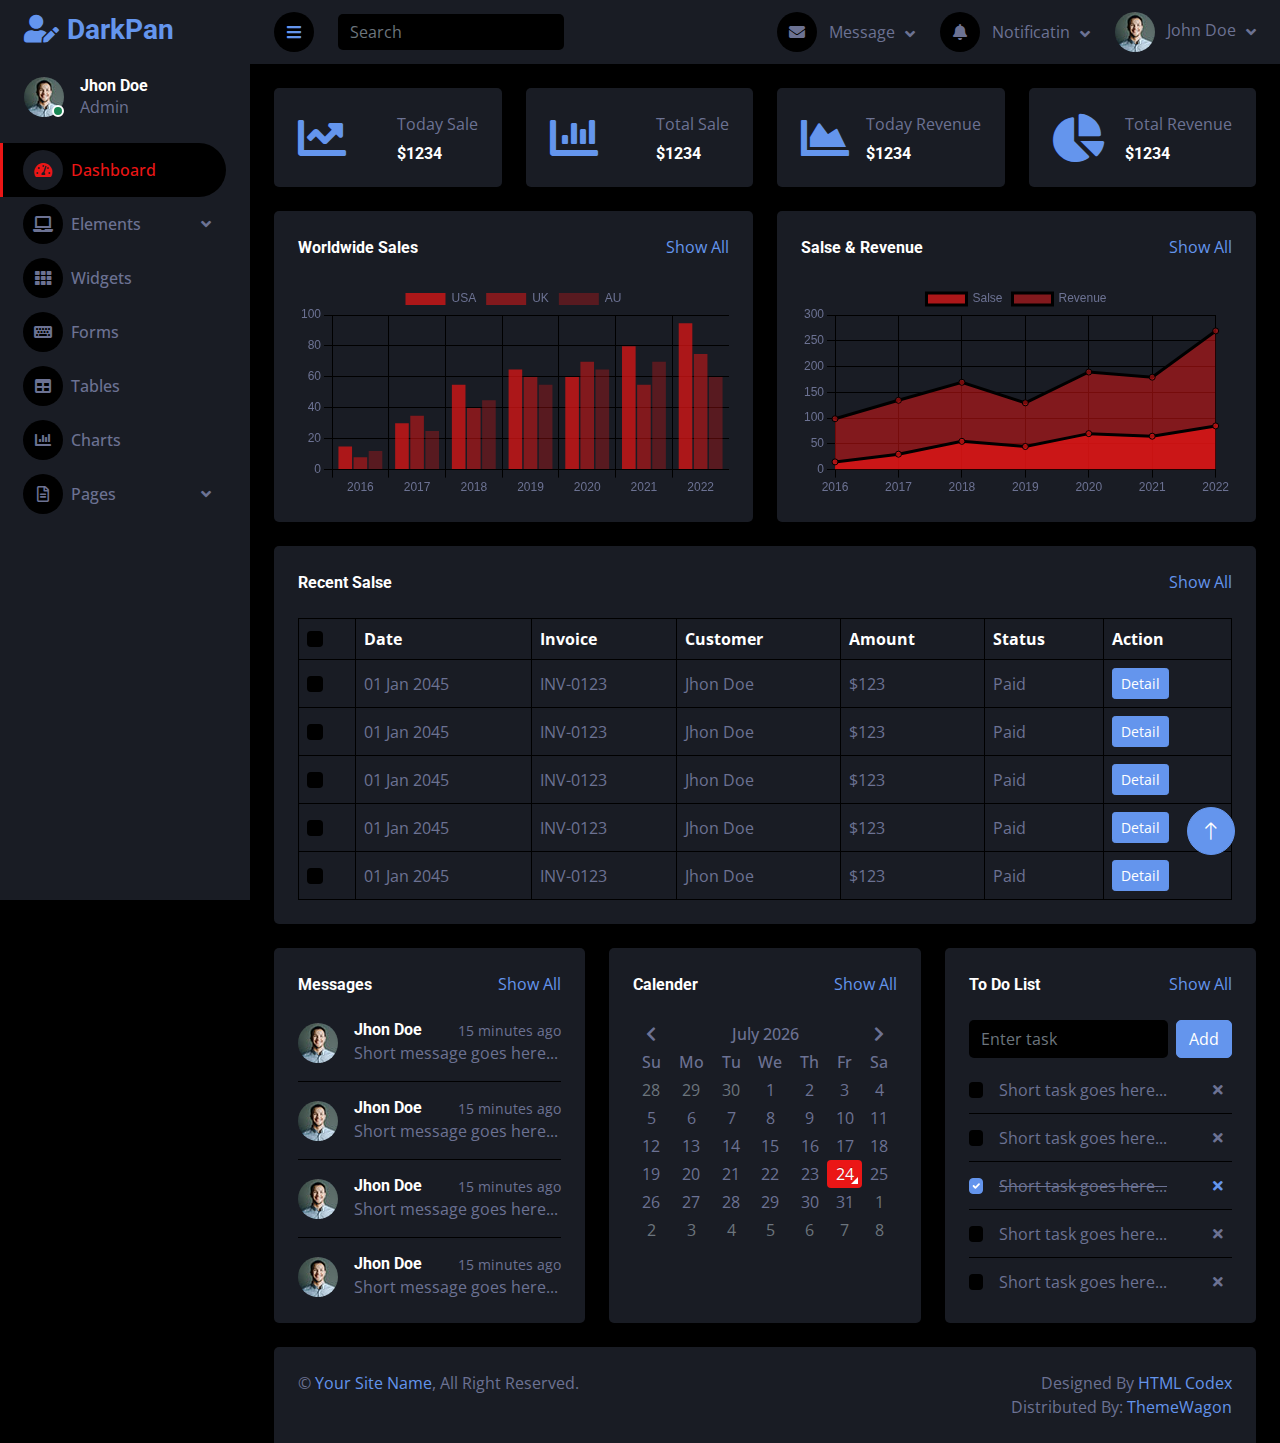
<file: frontend/admin/index.html>
<!DOCTYPE html>
<html lang="en">

<head>
    <meta charset="utf-8">
    <title>DarkPan - Bootstrap 5 Admin Template</title>
    <meta content="width=device-width, initial-scale=1.0" name="viewport">
    <meta content="" name="keywords">
    <meta content="" name="description">

    <!-- Favicon -->
    <link href="img/favicon.ico" rel="icon">

    <!-- Google Web Fonts -->
    <link rel="preconnect" href="https://fonts.googleapis.com">
    <link rel="preconnect" href="https://fonts.gstatic.com" crossorigin>
    <link href="https://fonts.googleapis.com/css2?family=Open+Sans:wght@400;600&family=Roboto:wght@500;700&display=swap" rel="stylesheet"> 
    
    <!-- Icon Font Stylesheet -->
    <link href="https://cdnjs.cloudflare.com/ajax/libs/font-awesome/5.10.0/css/all.min.css" rel="stylesheet">
    <link href="https://cdn.jsdelivr.net/npm/bootstrap-icons@1.4.1/font/bootstrap-icons.css" rel="stylesheet">

    <!-- Libraries Stylesheet -->
    <link href="lib/owlcarousel/assets/owl.carousel.min.css" rel="stylesheet">
    <link href="lib/tempusdominus/css/tempusdominus-bootstrap-4.min.css" rel="stylesheet" />

    <!-- Customized Bootstrap Stylesheet -->
    <link href="css/bootstrap.min.css" rel="stylesheet">

    <!-- Template Stylesheet -->
    <link href="css/style.css" rel="stylesheet">
</head>

<body>
    <div class="container-fluid position-relative d-flex p-0">
        <!-- Spinner Start -->
        <div id="spinner" class="show bg-dark position-fixed translate-middle w-100 vh-100 top-50 start-50 d-flex align-items-center justify-content-center">
            <div class="spinner-border text-primary" style="width: 3rem; height: 3rem;" role="status">
                <span class="sr-only">Loading...</span>
            </div>
        </div>
        <!-- Spinner End -->


        <!-- Sidebar Start -->
        <div class="sidebar pe-4 pb-3">
            <nav class="navbar bg-secondary navbar-dark">
                <a href="index.html" class="navbar-brand mx-4 mb-3">
                    <h3 class="text-primary"><i class="fa fa-user-edit me-2"></i>DarkPan</h3>
                </a>
                <div class="d-flex align-items-center ms-4 mb-4">
                    <div class="position-relative">
                        <img class="rounded-circle" src="img/user.jpg" alt="" style="width: 40px; height: 40px;">
                        <div class="bg-success rounded-circle border border-2 border-white position-absolute end-0 bottom-0 p-1"></div>
                    </div>
                    <div class="ms-3">
                        <h6 class="mb-0">Jhon Doe</h6>
                        <span>Admin</span>
                    </div>
                </div>
                <div class="navbar-nav w-100">
                    <a href="index.html" class="nav-item nav-link active"><i class="fa fa-tachometer-alt me-2"></i>Dashboard</a>
                    <div class="nav-item dropdown">
                        <a href="#" class="nav-link dropdown-toggle" data-bs-toggle="dropdown"><i class="fa fa-laptop me-2"></i>Elements</a>
                        <div class="dropdown-menu bg-transparent border-0">
                            <a href="button.html" class="dropdown-item">Buttons</a>
                            <a href="typography.html" class="dropdown-item">Typography</a>
                            <a href="element.html" class="dropdown-item">Other Elements</a>
                        </div>
                    </div>
                    <a href="widget.html" class="nav-item nav-link"><i class="fa fa-th me-2"></i>Widgets</a>
                    <a href="form.html" class="nav-item nav-link"><i class="fa fa-keyboard me-2"></i>Forms</a>
                    <a href="table.html" class="nav-item nav-link"><i class="fa fa-table me-2"></i>Tables</a>
                    <a href="chart.html" class="nav-item nav-link"><i class="fa fa-chart-bar me-2"></i>Charts</a>
                    <div class="nav-item dropdown">
                        <a href="#" class="nav-link dropdown-toggle" data-bs-toggle="dropdown"><i class="far fa-file-alt me-2"></i>Pages</a>
                        <div class="dropdown-menu bg-transparent border-0">
                            <a href="signin.html" class="dropdown-item">Sign In</a>
                            <a href="signup.html" class="dropdown-item">Sign Up</a>
                            <a href="404.html" class="dropdown-item">404 Error</a>
                            <a href="blank.html" class="dropdown-item">Blank Page</a>
                        </div>
                    </div>
                </div>
            </nav>
        </div>
        <!-- Sidebar End -->


        <!-- Content Start -->
        <div class="content">
            <!-- Navbar Start -->
            <nav class="navbar navbar-expand bg-secondary navbar-dark sticky-top px-4 py-0">
                <a href="index.html" class="navbar-brand d-flex d-lg-none me-4">
                    <h2 class="text-primary mb-0"><i class="fa fa-user-edit"></i></h2>
                </a>
                <a href="#" class="sidebar-toggler flex-shrink-0">
                    <i class="fa fa-bars"></i>
                </a>
                <form class="d-none d-md-flex ms-4">
                    <input class="form-control bg-dark border-0" type="search" placeholder="Search">
                </form>
                <div class="navbar-nav align-items-center ms-auto">
                    <div class="nav-item dropdown">
                        <a href="#" class="nav-link dropdown-toggle" data-bs-toggle="dropdown">
                            <i class="fa fa-envelope me-lg-2"></i>
                            <span class="d-none d-lg-inline-flex">Message</span>
                        </a>
                        <div class="dropdown-menu dropdown-menu-end bg-secondary border-0 rounded-0 rounded-bottom m-0">
                            <a href="#" class="dropdown-item">
                                <div class="d-flex align-items-center">
                                    <img class="rounded-circle" src="img/user.jpg" alt="" style="width: 40px; height: 40px;">
                                    <div class="ms-2">
                                        <h6 class="fw-normal mb-0">Jhon send you a message</h6>
                                        <small>15 minutes ago</small>
                                    </div>
                                </div>
                            </a>
                            <hr class="dropdown-divider">
                            <a href="#" class="dropdown-item">
                                <div class="d-flex align-items-center">
                                    <img class="rounded-circle" src="img/user.jpg" alt="" style="width: 40px; height: 40px;">
                                    <div class="ms-2">
                                        <h6 class="fw-normal mb-0">Jhon send you a message</h6>
                                        <small>15 minutes ago</small>
                                    </div>
                                </div>
                            </a>
                            <hr class="dropdown-divider">
                            <a href="#" class="dropdown-item">
                                <div class="d-flex align-items-center">
                                    <img class="rounded-circle" src="img/user.jpg" alt="" style="width: 40px; height: 40px;">
                                    <div class="ms-2">
                                        <h6 class="fw-normal mb-0">Jhon send you a message</h6>
                                        <small>15 minutes ago</small>
                                    </div>
                                </div>
                            </a>
                            <hr class="dropdown-divider">
                            <a href="#" class="dropdown-item text-center">See all message</a>
                        </div>
                    </div>
                    <div class="nav-item dropdown">
                        <a href="#" class="nav-link dropdown-toggle" data-bs-toggle="dropdown">
                            <i class="fa fa-bell me-lg-2"></i>
                            <span class="d-none d-lg-inline-flex">Notificatin</span>
                        </a>
                        <div class="dropdown-menu dropdown-menu-end bg-secondary border-0 rounded-0 rounded-bottom m-0">
                            <a href="#" class="dropdown-item">
                                <h6 class="fw-normal mb-0">Profile updated</h6>
                                <small>15 minutes ago</small>
                            </a>
                            <hr class="dropdown-divider">
                            <a href="#" class="dropdown-item">
                                <h6 class="fw-normal mb-0">New user added</h6>
                                <small>15 minutes ago</small>
                            </a>
                            <hr class="dropdown-divider">
                            <a href="#" class="dropdown-item">
                                <h6 class="fw-normal mb-0">Password changed</h6>
                                <small>15 minutes ago</small>
                            </a>
                            <hr class="dropdown-divider">
                            <a href="#" class="dropdown-item text-center">See all notifications</a>
                        </div>
                    </div>
                    <div class="nav-item dropdown">
                        <a href="#" class="nav-link dropdown-toggle" data-bs-toggle="dropdown">
                            <img class="rounded-circle me-lg-2" src="img/user.jpg" alt="" style="width: 40px; height: 40px;">
                            <span class="d-none d-lg-inline-flex">John Doe</span>
                        </a>
                        <div class="dropdown-menu dropdown-menu-end bg-secondary border-0 rounded-0 rounded-bottom m-0">
                            <a href="#" class="dropdown-item">My Profile</a>
                            <a href="#" class="dropdown-item">Settings</a>
                            <a href="#" class="dropdown-item">Log Out</a>
                        </div>
                    </div>
                </div>
            </nav>
            <!-- Navbar End -->


            <!-- Sale & Revenue Start -->
            <div class="container-fluid pt-4 px-4">
                <div class="row g-4">
                    <div class="col-sm-6 col-xl-3">
                        <div class="bg-secondary rounded d-flex align-items-center justify-content-between p-4">
                            <i class="fa fa-chart-line fa-3x text-primary"></i>
                            <div class="ms-3">
                                <p class="mb-2">Today Sale</p>
                                <h6 class="mb-0">$1234</h6>
                            </div>
                        </div>
                    </div>
                    <div class="col-sm-6 col-xl-3">
                        <div class="bg-secondary rounded d-flex align-items-center justify-content-between p-4">
                            <i class="fa fa-chart-bar fa-3x text-primary"></i>
                            <div class="ms-3">
                                <p class="mb-2">Total Sale</p>
                                <h6 class="mb-0">$1234</h6>
                            </div>
                        </div>
                    </div>
                    <div class="col-sm-6 col-xl-3">
                        <div class="bg-secondary rounded d-flex align-items-center justify-content-between p-4">
                            <i class="fa fa-chart-area fa-3x text-primary"></i>
                            <div class="ms-3">
                                <p class="mb-2">Today Revenue</p>
                                <h6 class="mb-0">$1234</h6>
                            </div>
                        </div>
                    </div>
                    <div class="col-sm-6 col-xl-3">
                        <div class="bg-secondary rounded d-flex align-items-center justify-content-between p-4">
                            <i class="fa fa-chart-pie fa-3x text-primary"></i>
                            <div class="ms-3">
                                <p class="mb-2">Total Revenue</p>
                                <h6 class="mb-0">$1234</h6>
                            </div>
                        </div>
                    </div>
                </div>
            </div>
            <!-- Sale & Revenue End -->


            <!-- Sales Chart Start -->
            <div class="container-fluid pt-4 px-4">
                <div class="row g-4">
                    <div class="col-sm-12 col-xl-6">
                        <div class="bg-secondary text-center rounded p-4">
                            <div class="d-flex align-items-center justify-content-between mb-4">
                                <h6 class="mb-0">Worldwide Sales</h6>
                                <a href="">Show All</a>
                            </div>
                            <canvas id="worldwide-sales"></canvas>
                        </div>
                    </div>
                    <div class="col-sm-12 col-xl-6">
                        <div class="bg-secondary text-center rounded p-4">
                            <div class="d-flex align-items-center justify-content-between mb-4">
                                <h6 class="mb-0">Salse & Revenue</h6>
                                <a href="">Show All</a>
                            </div>
                            <canvas id="salse-revenue"></canvas>
                        </div>
                    </div>
                </div>
            </div>
            <!-- Sales Chart End -->


            <!-- Recent Sales Start -->
            <div class="container-fluid pt-4 px-4">
                <div class="bg-secondary text-center rounded p-4">
                    <div class="d-flex align-items-center justify-content-between mb-4">
                        <h6 class="mb-0">Recent Salse</h6>
                        <a href="">Show All</a>
                    </div>
                    <div class="table-responsive">
                        <table class="table text-start align-middle table-bordered table-hover mb-0">
                            <thead>
                                <tr class="text-white">
                                    <th scope="col"><input class="form-check-input" type="checkbox"></th>
                                    <th scope="col">Date</th>
                                    <th scope="col">Invoice</th>
                                    <th scope="col">Customer</th>
                                    <th scope="col">Amount</th>
                                    <th scope="col">Status</th>
                                    <th scope="col">Action</th>
                                </tr>
                            </thead>
                            <tbody>
                                <tr>
                                    <td><input class="form-check-input" type="checkbox"></td>
                                    <td>01 Jan 2045</td>
                                    <td>INV-0123</td>
                                    <td>Jhon Doe</td>
                                    <td>$123</td>
                                    <td>Paid</td>
                                    <td><a class="btn btn-sm btn-primary" href="">Detail</a></td>
                                </tr>
                                <tr>
                                    <td><input class="form-check-input" type="checkbox"></td>
                                    <td>01 Jan 2045</td>
                                    <td>INV-0123</td>
                                    <td>Jhon Doe</td>
                                    <td>$123</td>
                                    <td>Paid</td>
                                    <td><a class="btn btn-sm btn-primary" href="">Detail</a></td>
                                </tr>
                                <tr>
                                    <td><input class="form-check-input" type="checkbox"></td>
                                    <td>01 Jan 2045</td>
                                    <td>INV-0123</td>
                                    <td>Jhon Doe</td>
                                    <td>$123</td>
                                    <td>Paid</td>
                                    <td><a class="btn btn-sm btn-primary" href="">Detail</a></td>
                                </tr>
                                <tr>
                                    <td><input class="form-check-input" type="checkbox"></td>
                                    <td>01 Jan 2045</td>
                                    <td>INV-0123</td>
                                    <td>Jhon Doe</td>
                                    <td>$123</td>
                                    <td>Paid</td>
                                    <td><a class="btn btn-sm btn-primary" href="">Detail</a></td>
                                </tr>
                                <tr>
                                    <td><input class="form-check-input" type="checkbox"></td>
                                    <td>01 Jan 2045</td>
                                    <td>INV-0123</td>
                                    <td>Jhon Doe</td>
                                    <td>$123</td>
                                    <td>Paid</td>
                                    <td><a class="btn btn-sm btn-primary" href="">Detail</a></td>
                                </tr>
                            </tbody>
                        </table>
                    </div>
                </div>
            </div>
            <!-- Recent Sales End -->


            <!-- Widgets Start -->
            <div class="container-fluid pt-4 px-4">
                <div class="row g-4">
                    <div class="col-sm-12 col-md-6 col-xl-4">
                        <div class="h-100 bg-secondary rounded p-4">
                            <div class="d-flex align-items-center justify-content-between mb-2">
                                <h6 class="mb-0">Messages</h6>
                                <a href="">Show All</a>
                            </div>
                            <div class="d-flex align-items-center border-bottom py-3">
                                <img class="rounded-circle flex-shrink-0" src="img/user.jpg" alt="" style="width: 40px; height: 40px;">
                                <div class="w-100 ms-3">
                                    <div class="d-flex w-100 justify-content-between">
                                        <h6 class="mb-0">Jhon Doe</h6>
                                        <small>15 minutes ago</small>
                                    </div>
                                    <span>Short message goes here...</span>
                                </div>
                            </div>
                            <div class="d-flex align-items-center border-bottom py-3">
                                <img class="rounded-circle flex-shrink-0" src="img/user.jpg" alt="" style="width: 40px; height: 40px;">
                                <div class="w-100 ms-3">
                                    <div class="d-flex w-100 justify-content-between">
                                        <h6 class="mb-0">Jhon Doe</h6>
                                        <small>15 minutes ago</small>
                                    </div>
                                    <span>Short message goes here...</span>
                                </div>
                            </div>
                            <div class="d-flex align-items-center border-bottom py-3">
                                <img class="rounded-circle flex-shrink-0" src="img/user.jpg" alt="" style="width: 40px; height: 40px;">
                                <div class="w-100 ms-3">
                                    <div class="d-flex w-100 justify-content-between">
                                        <h6 class="mb-0">Jhon Doe</h6>
                                        <small>15 minutes ago</small>
                                    </div>
                                    <span>Short message goes here...</span>
                                </div>
                            </div>
                            <div class="d-flex align-items-center pt-3">
                                <img class="rounded-circle flex-shrink-0" src="img/user.jpg" alt="" style="width: 40px; height: 40px;">
                                <div class="w-100 ms-3">
                                    <div class="d-flex w-100 justify-content-between">
                                        <h6 class="mb-0">Jhon Doe</h6>
                                        <small>15 minutes ago</small>
                                    </div>
                                    <span>Short message goes here...</span>
                                </div>
                            </div>
                        </div>
                    </div>
                    <div class="col-sm-12 col-md-6 col-xl-4">
                        <div class="h-100 bg-secondary rounded p-4">
                            <div class="d-flex align-items-center justify-content-between mb-4">
                                <h6 class="mb-0">Calender</h6>
                                <a href="">Show All</a>
                            </div>
                            <div id="calender"></div>
                        </div>
                    </div>
                    <div class="col-sm-12 col-md-6 col-xl-4">
                        <div class="h-100 bg-secondary rounded p-4">
                            <div class="d-flex align-items-center justify-content-between mb-4">
                                <h6 class="mb-0">To Do List</h6>
                                <a href="">Show All</a>
                            </div>
                            <div class="d-flex mb-2">
                                <input class="form-control bg-dark border-0" type="text" placeholder="Enter task">
                                <button type="button" class="btn btn-primary ms-2">Add</button>
                            </div>
                            <div class="d-flex align-items-center border-bottom py-2">
                                <input class="form-check-input m-0" type="checkbox">
                                <div class="w-100 ms-3">
                                    <div class="d-flex w-100 align-items-center justify-content-between">
                                        <span>Short task goes here...</span>
                                        <button class="btn btn-sm"><i class="fa fa-times"></i></button>
                                    </div>
                                </div>
                            </div>
                            <div class="d-flex align-items-center border-bottom py-2">
                                <input class="form-check-input m-0" type="checkbox">
                                <div class="w-100 ms-3">
                                    <div class="d-flex w-100 align-items-center justify-content-between">
                                        <span>Short task goes here...</span>
                                        <button class="btn btn-sm"><i class="fa fa-times"></i></button>
                                    </div>
                                </div>
                            </div>
                            <div class="d-flex align-items-center border-bottom py-2">
                                <input class="form-check-input m-0" type="checkbox" checked>
                                <div class="w-100 ms-3">
                                    <div class="d-flex w-100 align-items-center justify-content-between">
                                        <span><del>Short task goes here...</del></span>
                                        <button class="btn btn-sm text-primary"><i class="fa fa-times"></i></button>
                                    </div>
                                </div>
                            </div>
                            <div class="d-flex align-items-center border-bottom py-2">
                                <input class="form-check-input m-0" type="checkbox">
                                <div class="w-100 ms-3">
                                    <div class="d-flex w-100 align-items-center justify-content-between">
                                        <span>Short task goes here...</span>
                                        <button class="btn btn-sm"><i class="fa fa-times"></i></button>
                                    </div>
                                </div>
                            </div>
                            <div class="d-flex align-items-center pt-2">
                                <input class="form-check-input m-0" type="checkbox">
                                <div class="w-100 ms-3">
                                    <div class="d-flex w-100 align-items-center justify-content-between">
                                        <span>Short task goes here...</span>
                                        <button class="btn btn-sm"><i class="fa fa-times"></i></button>
                                    </div>
                                </div>
                            </div>
                        </div>
                    </div>
                </div>
            </div>
            <!-- Widgets End -->


            <!-- Footer Start -->
            <div class="container-fluid pt-4 px-4">
                <div class="bg-secondary rounded-top p-4">
                    <div class="row">
                        <div class="col-12 col-sm-6 text-center text-sm-start">
                            &copy; <a href="#">Your Site Name</a>, All Right Reserved. 
                        </div>
                        <div class="col-12 col-sm-6 text-center text-sm-end">
                            <!--/*** This template is free as long as you keep the footer author’s credit link/attribution link/backlink. If you'd like to use the template without the footer author’s credit link/attribution link/backlink, you can purchase the Credit Removal License from "https://htmlcodex.com/credit-removal". Thank you for your support. ***/-->
                            Designed By <a href="https://htmlcodex.com">HTML Codex</a>
                            <br>Distributed By: <a href="https://themewagon.com" target="_blank">ThemeWagon</a>
                        </div>
                    </div>
                </div>
            </div>
            <!-- Footer End -->
        </div>
        <!-- Content End -->


        <!-- Back to Top -->
        <a href="#" class="btn btn-lg btn-primary btn-lg-square back-to-top"><i class="bi bi-arrow-up"></i></a>
    </div>

    <!-- JavaScript Libraries -->
    <script src="https://code.jquery.com/jquery-3.4.1.min.js"></script>
    <script src="https://cdn.jsdelivr.net/npm/bootstrap@5.0.0/dist/js/bootstrap.bundle.min.js"></script>
    <script src="lib/chart/chart.min.js"></script>
    <script src="lib/easing/easing.min.js"></script>
    <script src="lib/waypoints/waypoints.min.js"></script>
    <script src="lib/owlcarousel/owl.carousel.min.js"></script>
    <script src="lib/tempusdominus/js/moment.min.js"></script>
    <script src="lib/tempusdominus/js/moment-timezone.min.js"></script>
    <script src="lib/tempusdominus/js/tempusdominus-bootstrap-4.min.js"></script>

    <!-- Template Javascript -->
    <script src="js/main.js"></script>
</body>

</html>
</file>
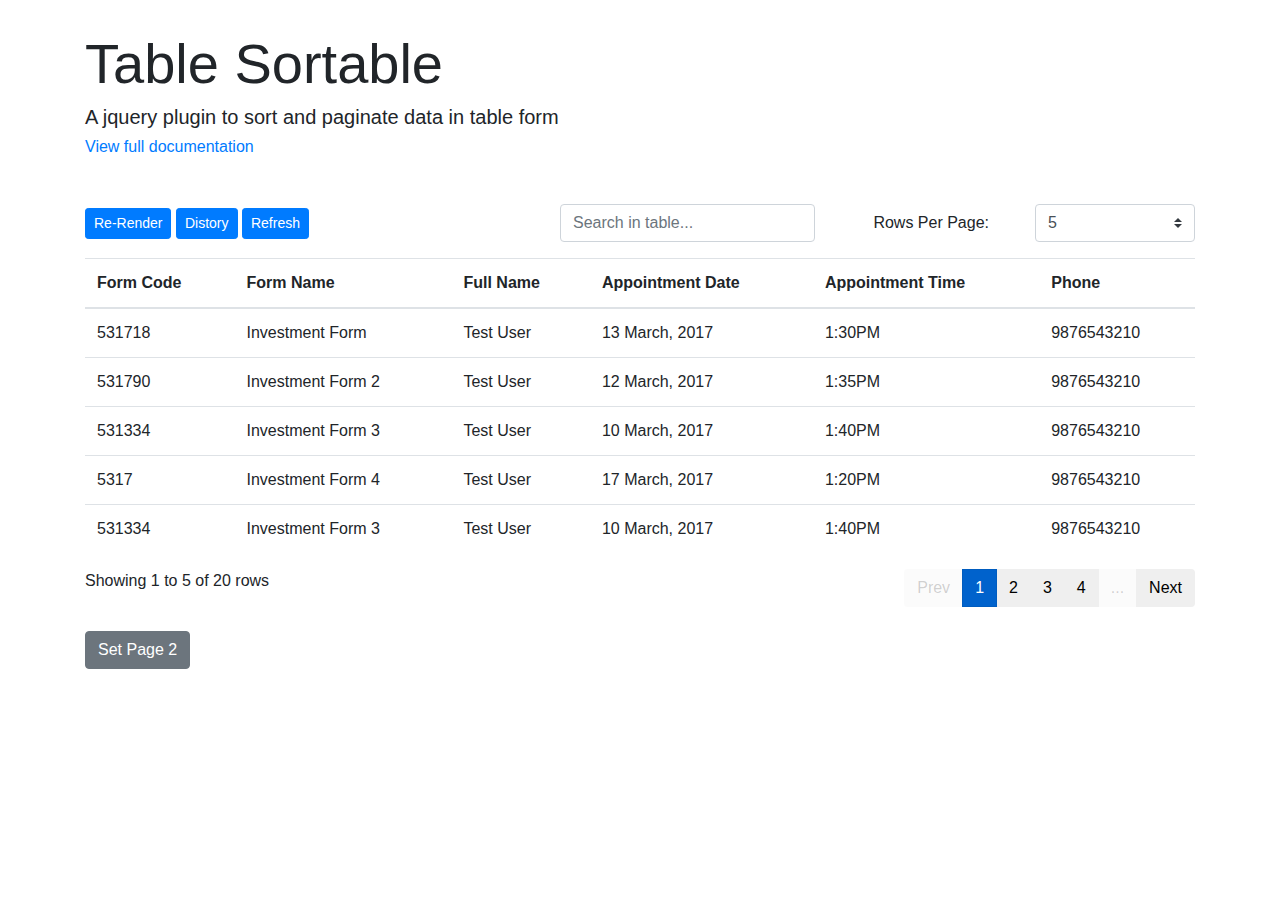
<file: frontend/table-sortable-master/dist/index.html>
<!DOCTYPE html>
<html>
<head>
    <meta charset="utf-8" />
    <meta http-equiv="X-UA-Compatible" content="IE=edge">
    <title>Table Sortable</title>
    <meta name="viewport" content="width=device-width, initial-scale=1">
    <link rel="stylesheet" href="./bootstrap.min.css">
    <link rel="stylesheet" href="./styles.css">
    <script src="./jquery.min.js"></script>
</head>
<body>
    <div class="page-container">
        <div class="container">
            <h1 class="display-4">Table Sortable</h1>
            <h5>A jquery plugin to sort and paginate data in table form</h5>
            <h6>
                <a href="story-latest.html">View full documentation</a>
            </h6>
            <div class="row mt-5 mb-3 align-items-center">
                <div class="col-md-5">
                    <button class="btn btn-primary btn-sm" id="rerender">Re-Render</button>
                    <button class="btn btn-primary btn-sm" id="distory">Distory</button>
                    <button class="btn btn-primary btn-sm" id="refresh">Refresh</button>
                </div>
                <div class="col-md-3">
                  <input type="text" class="form-control" placeholder="Search in table..." id="searchField">
                </div>
                <div class="col-md-2 text-right">
                  <span class="pr-3">Rows Per Page:</span>
                </div>
                <div class="col-md-2">
                    <div class="d-flex justify-content-end">
                        <select class="custom-select" name="rowsPerPage" id="changeRows">
                            <option value="1">1</option>
                            <option value="5" selected>5</option>
                            <option value="10">10</option>
                            <option value="15">15</option>
                        </select>
                    </div>
                </div>
            </div>
            <div id="root"></div>
            <div class="mt-4">
                <button class="btn btn-secondary" id="setPage2">Set Page 2</button>
            </div>
        </div>
    </div>
    <script src="./data.js"></script>
    <script src="./table-sortable.js"></script>
    <script>
        var table = $('#root').tableSortable({
            data: data,
            columns: columns,
            searchField: '#searchField',
            responsive: {
                1100: {
                    columns: {
                        formCode: 'Form Code',
                        formName: 'Form Name',
                    },
                },
            },
            rowsPerPage: 5,
            pagination: true,
            tableWillMount: function() {
                console.log('table will mount')
            },
            tableDidMount: function() {
                console.log('table did mount')
            },
            tableWillUpdate: function() {console.log('table will update')},
            tableDidUpdate: function() {console.log('table did update')},
            tableWillUnmount: function() {console.log('table will unmount')},
            tableDidUnmount: function() {console.log('table did unmount')},
            onPaginationChange: function(nextPage, setPage) {
                setPage(nextPage);
            }
        });

        $('#changeRows').on('change', function() {
            table.updateRowsPerPage(parseInt($(this).val(), 10));
        })

        $('#rerender').click(function() {
            table.refresh(true);
        })

        $('#distory').click(function() {
            table.distroy();
        })

        $('#refresh').click(function() {
            table.refresh();
        })

        $('#setPage2').click(function() {
            table.setPage(1);
        })
    </script>
</body>
</html>
</file>
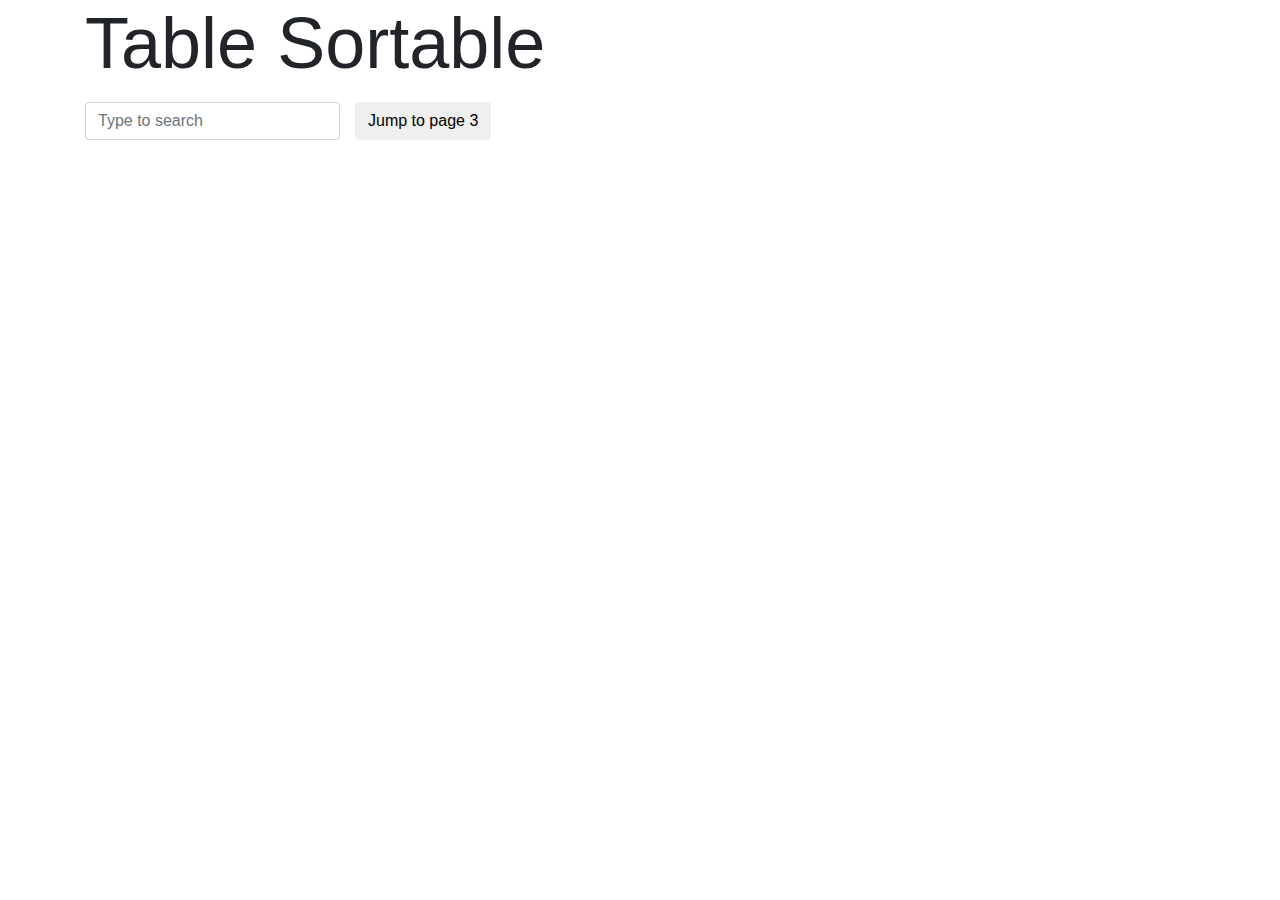
<file: frontend/table-sortable-master/public/index.html>
<!DOCTYPE html>
<html lang="en">
<head>
    <meta charset="UTF-8">
    <meta name="viewport" content="width=device-width, initial-scale=1.0">
    <meta http-equiv="X-UA-Compatible" content="ie=edge">
    <link rel="stylesheet" href="css/bootstrap.min.css">
    <title>Document</title>
</head>
<body>
    <div class="container">
        <div class="page">
            <h1 class="display-3">Table Sortable</h1>
        </div>
        <div id="root"></div>
        <div id="parent"></div>
        <div class="mt-3 row">
            <div class="col-md-3">
                <input type="text" placeholder="Type to search" name="" value="" id="searchInput" class="form-control">
            </div>
            <button id="setPage" class="btn btn-default">Jump to page 3</button>
        </div>
    </div>
</body>
</html>
</file>
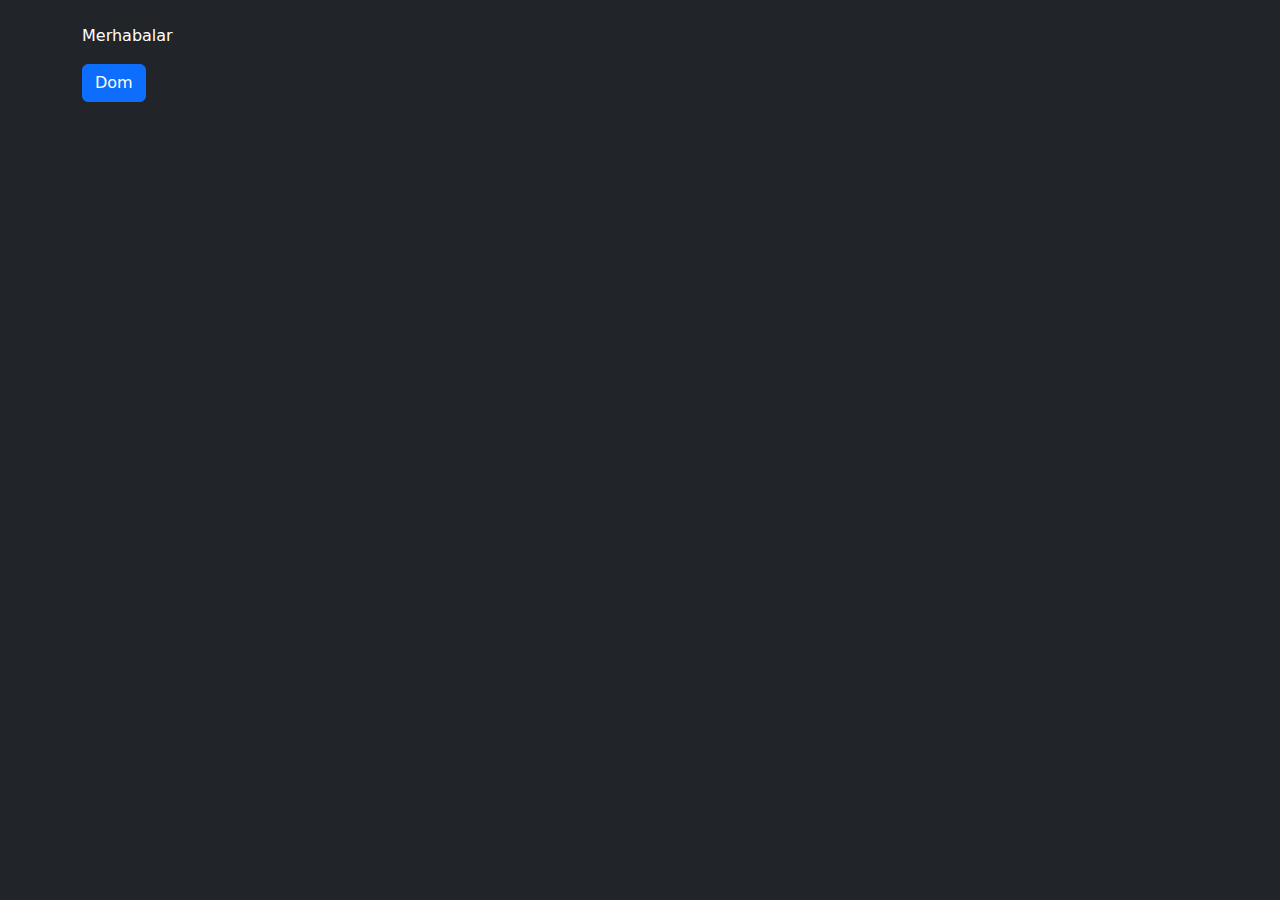
<file: frontend/tutorials/js/index.html>
<!doctype html>
<html lang="en">

<head>
  <title>Title</title>
  <!-- Required meta tags -->
  <meta charset="utf-8">
  <meta name="viewport" content="width=device-width, initial-scale=1, shrink-to-fit=no">

<!-- Font awesome-->
<link rel="stylesheet" href="https://cdnjs.cloudflare.com/ajax/libs/font-awesome/6.1.1/css/all.min.css" />

<!-- Bootstrap CSS v5.0.2 -->
<link rel="stylesheet" href="https://cdn.jsdelivr.net/npm/bootstrap@5.0.2/dist/css/bootstrap.min.css">

</head>

<body class="container bg-dark text-white mb-3">
  <br>

<p id="dom_id" class="dom_class">Merhabalar</p>

<button onclick="dom()" class="btn btn-primary">Dom</button>



  <!-- <button onclick="sum()" class="btn btn-primary">onclick</button>

  <button ondblclick="sum()" class="btn btn-warning">ondblclick</button>
  <br>
  <br>

  <button onkeydown="sum()" class="btn btn-danger">onkeydown</button>

  <button onkeyup="sum()" class="btn btn-success">onkeyup</button>
  <br>
  <br>
  <button onmousedown="sum()" class="btn btn-outline-primary">onmousedown</button>
  <button onmouseup="sum()" class="btn btn-outline-success">onmouseup</button>

  <button onmouseenter="sum()" class="btn btn-outline-info">onmouseenter</button>

  <button onmouseleave="sum()" class="btn btn-outline-warning">onmouseleave</button>

  <button onmousewheel="sum()" class="btn btn-outline-secondary">onmousewheel</button> -->

  <!-- Bootstrap JavaScript Libraries -->
  <script src="https://cdn.jsdelivr.net/npm/@popperjs/core@2.9.2/dist/umd/popper.min.js"></script>
  <script src="https://cdn.jsdelivr.net/npm/bootstrap@5.0.2/dist/js/bootstrap.min.js"></script>


  <!-- External JS -->
  <script src="./template.js"></script>
</body>
</html>
</file>
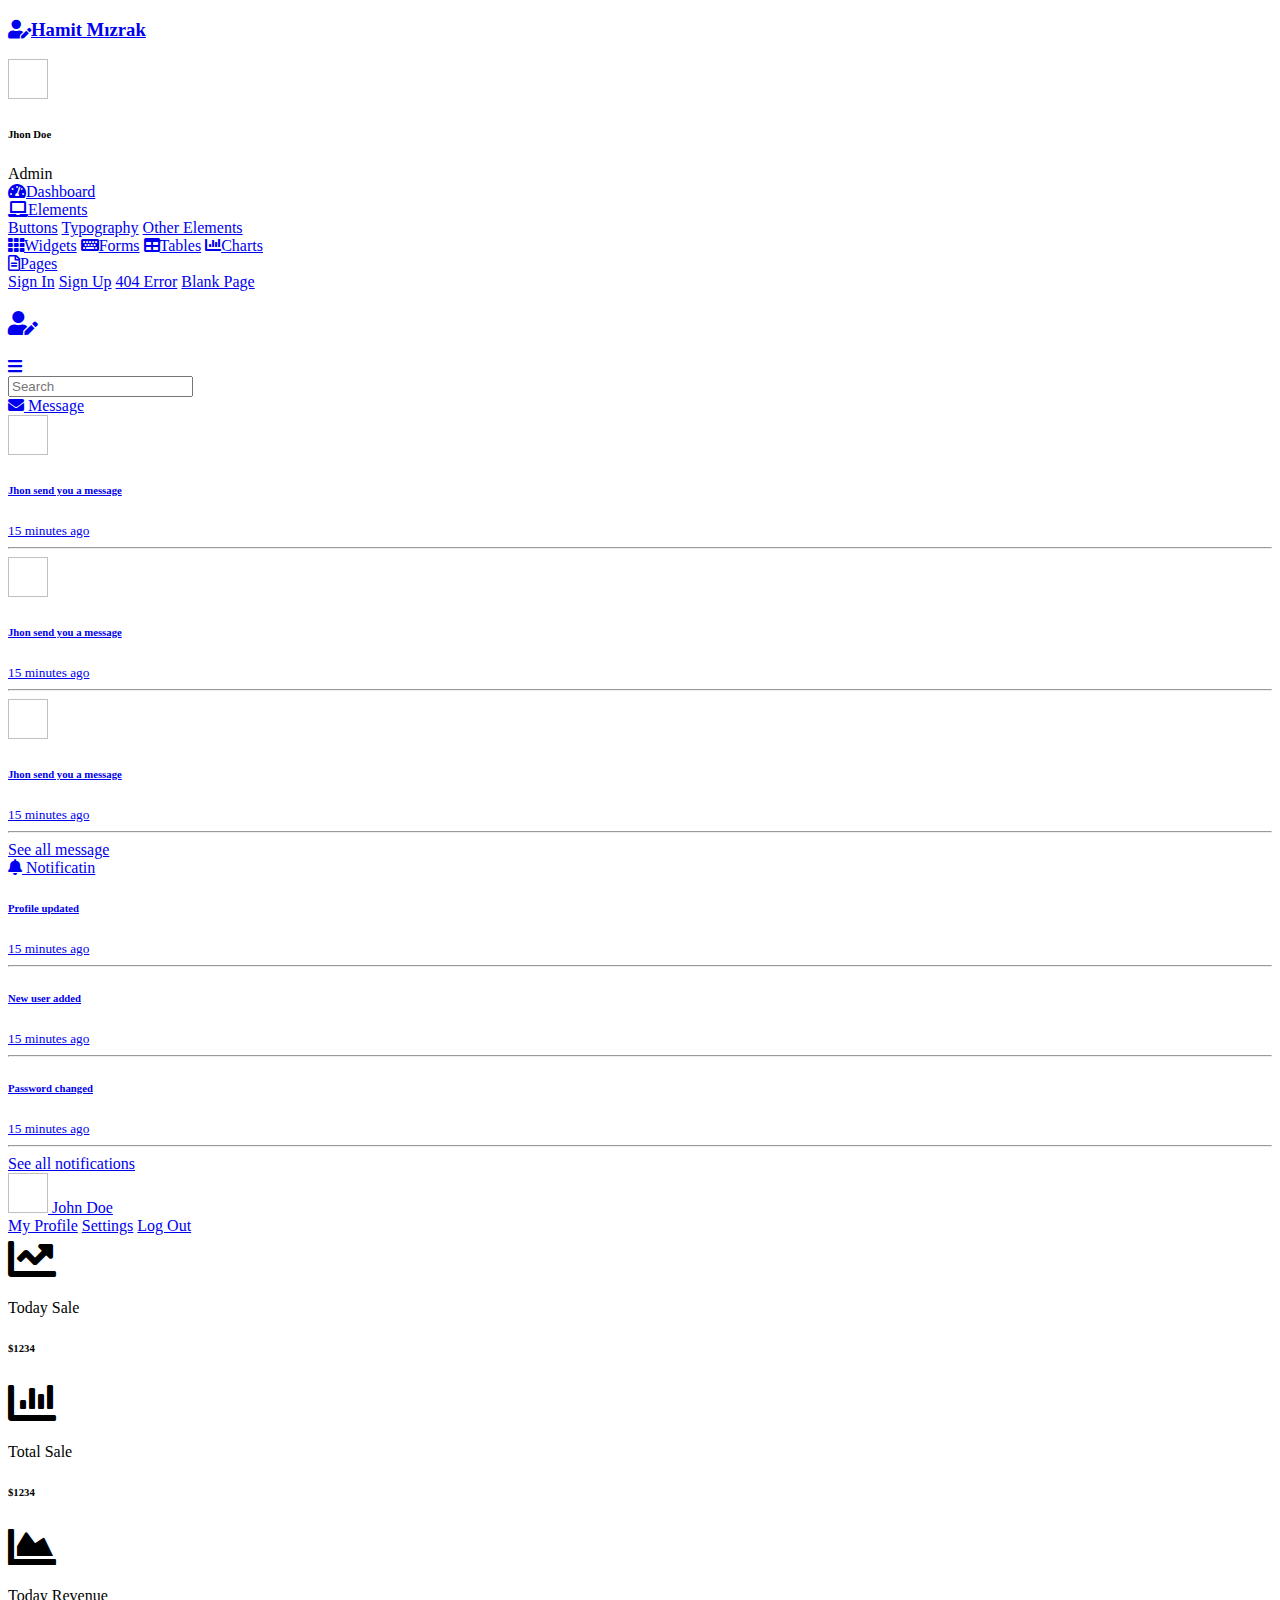
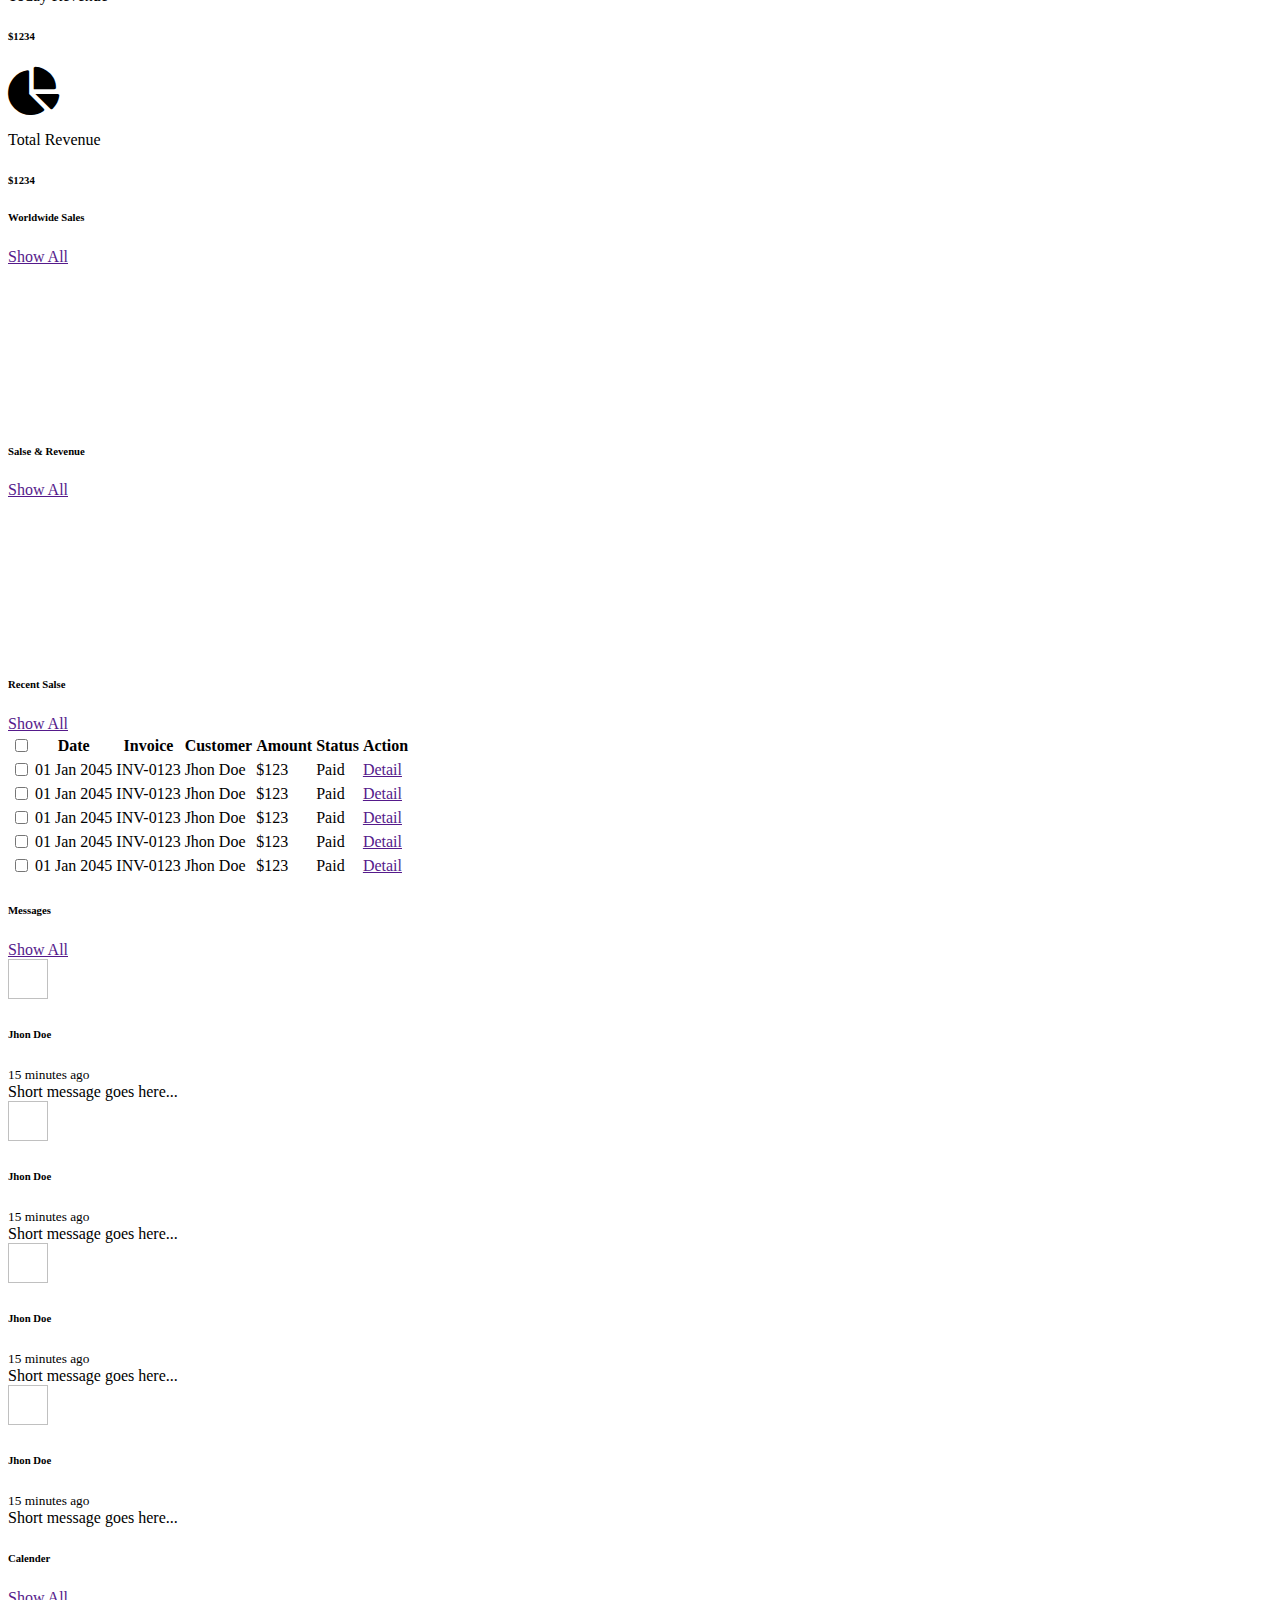
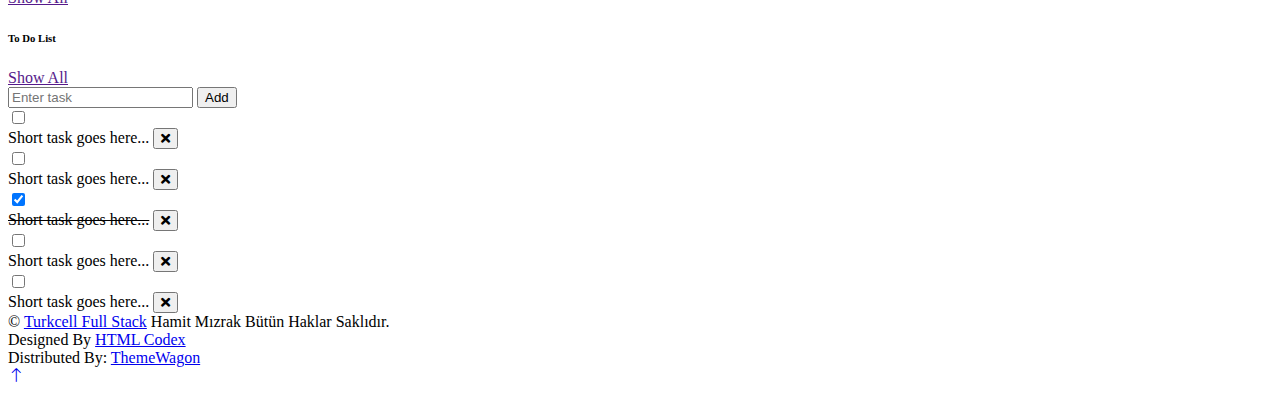
<file: src/main/resources/templates/admin/index.html>
<!DOCTYPE html>
<html th:lang="${#locale.language}" xmlns:th="http://www.thymeleaf.org">

<head>
    <meta charset="utf-8">
    <title>DarkPan - Bootstrap 5 Admin Template</title>
    <meta content="width=device-width, initial-scale=1.0" name="viewport">
    <meta content="" name="keywords">
    <meta content="" name="description">

    <!-- Favicon -->
    <link href="img/favicon.ico" rel="icon">

    <!-- Google Web Fonts -->
    <link rel="preconnect" href="https://fonts.googleapis.com">
    <link rel="preconnect" href="https://fonts.gstatic.com" crossorigin>
    <link href="https://fonts.googleapis.com/css2?family=Open+Sans:wght@400;600&family=Roboto:wght@500;700&display=swap" rel="stylesheet"> 
    
    <!-- Icon Font Stylesheet -->
    <link href="https://cdnjs.cloudflare.com/ajax/libs/font-awesome/5.10.0/css/all.min.css" rel="stylesheet">
    <link href="https://cdn.jsdelivr.net/npm/bootstrap-icons@1.4.1/font/bootstrap-icons.css" rel="stylesheet">

    <!-- Libraries Stylesheet -->
    <link rel="stylesheet" th:href="@{/css/admin/owl.carousel.min.css}">
    <link rel="stylesheet" th:href="@{/css/admin/tempusdominus-bootstrap-4.min.css}">

    <!-- Customized Bootstrap Stylesheet -->
    <link rel="stylesheet" th:href="@{/css/admin/bootstrap.min.css}">

    <!-- Template Stylesheet -->
    <link rel="stylesheet" th:href="@{/css/admin/style.css}">
</head>

<body>
    <div class="container-fluid position-relative d-flex p-0">
        <!-- Spinner Start -->
       <!-- <div id="spinner" class="show bg-dark position-fixed translate-middle w-100 vh-100 top-50 start-50 d-flex align-items-center justify-content-center">
            <div class="spinner-border text-primary" style="width: 3rem; height: 3rem;" role="status">
                <span class="sr-only">Loading...</span>
            </div>
        </div>-->
        <!-- Spinner End -->

        <!-- Sidebar Start -->
        <div class="sidebar pe-4 pb-3">
            <nav class="navbar bg-secondary navbar-dark">
                <a href="index.html" class="navbar-brand mx-4 mb-3">
                    <h3 class="text-primary"><i class="fa fa-user-edit me-2"></i>Hamit Mızrak</h3>
                </a>
                <div class="d-flex align-items-center ms-4 mb-4">
                    <div class="position-relative">
                        <img class="rounded-circle"    th:src="@{/images/user.jpg}"  alt="" style="width: 40px; height: 40px;">
                        <div class="bg-success rounded-circle border border-2 border-white position-absolute end-0 bottom-0 p-1"></div>
                    </div>
                    <div class="ms-3">
                        <h6 class="mb-0">Jhon Doe</h6>
                        <span>Admin</span>
                    </div>
                </div>
                <div class="navbar-nav w-100">
                    <a href="index.html" class="nav-item nav-link active"><i class="fa fa-tachometer-alt me-2"></i>Dashboard</a>
                    <div class="nav-item dropdown">
                        <a href="#" class="nav-link dropdown-toggle" data-bs-toggle="dropdown"><i class="fa fa-laptop me-2"></i>Elements</a>
                        <div class="dropdown-menu bg-transparent border-0">
                            <a href="button.html" class="dropdown-item">Buttons</a>
                            <a href="typography.html" class="dropdown-item">Typography</a>
                            <a href="element.html" class="dropdown-item">Other Elements</a>
                        </div>
                    </div>
                    <a href="widget.html" class="nav-item nav-link"><i class="fa fa-th me-2"></i>Widgets</a>
                    <a href="form.html" class="nav-item nav-link"><i class="fa fa-keyboard me-2"></i>Forms</a>
                    <a href="table.html" class="nav-item nav-link"><i class="fa fa-table me-2"></i>Tables</a>
                    <a href="chart.html" class="nav-item nav-link"><i class="fa fa-chart-bar me-2"></i>Charts</a>
                    <div class="nav-item dropdown">
                        <a href="#" class="nav-link dropdown-toggle" data-bs-toggle="dropdown"><i class="far fa-file-alt me-2"></i>Pages</a>
                        <div class="dropdown-menu bg-transparent border-0">
                            <a href="signin.html" class="dropdown-item">Sign In</a>
                            <a href="signup.html" class="dropdown-item">Sign Up</a>
                            <a href="404.html" class="dropdown-item">404 Error</a>
                            <a href="blank.html" class="dropdown-item">Blank Page</a>
                        </div>
                    </div>
                </div>
            </nav>
        </div>
        <!-- Sidebar End -->


        <!-- Content Start -->
        <div class="content">
            <!-- Navbar Start -->
            <nav class="navbar navbar-expand bg-secondary navbar-dark sticky-top px-4 py-0">
                <a href="index.html" class="navbar-brand d-flex d-lg-none me-4">
                    <h2 class="text-primary mb-0"><i class="fa fa-user-edit"></i></h2>
                </a>
                <a href="#" class="sidebar-toggler flex-shrink-0">
                    <i class="fa fa-bars"></i>
                </a>
                <form class="d-none d-md-flex ms-4">
                    <input class="form-control bg-dark border-0" type="search" placeholder="Search">
                </form>
                <div class="navbar-nav align-items-center ms-auto">
                    <div class="nav-item dropdown">
                        <a href="#" class="nav-link dropdown-toggle" data-bs-toggle="dropdown">
                            <i class="fa fa-envelope me-lg-2"></i>
                            <span class="d-none d-lg-inline-flex">Message</span>
                        </a>
                        <div class="dropdown-menu dropdown-menu-end bg-secondary border-0 rounded-0 rounded-bottom m-0">
                            <a href="#" class="dropdown-item">
                                <div class="d-flex align-items-center">
                                    <img class="rounded-circle"  th:src="@{/images/user.jpg}" alt="" style="width: 40px; height: 40px;">
                                    <div class="ms-2">
                                        <h6 class="fw-normal mb-0">Jhon send you a message</h6>
                                        <small>15 minutes ago</small>
                                    </div>
                                </div>
                            </a>
                            <hr class="dropdown-divider">
                            <a href="#" class="dropdown-item">
                                <div class="d-flex align-items-center">
                                    <img class="rounded-circle"  th:src="@{/images/user.jpg}"alt="" style="width: 40px; height: 40px;">
                                    <div class="ms-2">
                                        <h6 class="fw-normal mb-0">Jhon send you a message</h6>
                                        <small>15 minutes ago</small>
                                    </div>
                                </div>
                            </a>
                            <hr class="dropdown-divider">
                            <a href="#" class="dropdown-item">
                                <div class="d-flex align-items-center">
                                    <img class="rounded-circle"  th:src="@{/images/user.jpg}" alt="" style="width: 40px; height: 40px;">
                                    <div class="ms-2">
                                        <h6 class="fw-normal mb-0">Jhon send you a message</h6>
                                        <small>15 minutes ago</small>
                                    </div>
                                </div>
                            </a>
                            <hr class="dropdown-divider">
                            <a href="#" class="dropdown-item text-center">See all message</a>
                        </div>
                    </div>
                    <div class="nav-item dropdown">
                        <a href="#" class="nav-link dropdown-toggle" data-bs-toggle="dropdown">
                            <i class="fa fa-bell me-lg-2"></i>
                            <span class="d-none d-lg-inline-flex">Notificatin</span>
                        </a>
                        <div class="dropdown-menu dropdown-menu-end bg-secondary border-0 rounded-0 rounded-bottom m-0">
                            <a href="#" class="dropdown-item">
                                <h6 class="fw-normal mb-0">Profile updated</h6>
                                <small>15 minutes ago</small>
                            </a>
                            <hr class="dropdown-divider">
                            <a href="#" class="dropdown-item">
                                <h6 class="fw-normal mb-0">New user added</h6>
                                <small>15 minutes ago</small>
                            </a>
                            <hr class="dropdown-divider">
                            <a href="#" class="dropdown-item">
                                <h6 class="fw-normal mb-0">Password changed</h6>
                                <small>15 minutes ago</small>
                            </a>
                            <hr class="dropdown-divider">
                            <a href="#" class="dropdown-item text-center">See all notifications</a>
                        </div>
                    </div>
                    <div class="nav-item dropdown">
                        <a href="#" class="nav-link dropdown-toggle" data-bs-toggle="dropdown">
                            <img class="rounded-circle me-lg-2" th:src="@{/images/user.jpg}" alt="" style="width: 40px; height: 40px;">
                            <span class="d-none d-lg-inline-flex">John Doe</span>
                        </a>
                        <div class="dropdown-menu dropdown-menu-end bg-secondary border-0 rounded-0 rounded-bottom m-0">
                            <a href="#" class="dropdown-item">My Profile</a>
                            <a href="#" class="dropdown-item">Settings</a>
                            <a href="#" class="dropdown-item">Log Out</a>
                        </div>
                    </div>
                </div>
            </nav>
            <!-- Navbar End -->


            <!-- Sale & Revenue Start -->
            <div class="container-fluid pt-4 px-4">
                <div class="row g-4">
                    <div class="col-sm-6 col-xl-3">
                        <div class="bg-secondary rounded d-flex align-items-center justify-content-between p-4">
                            <i class="fa fa-chart-line fa-3x text-primary"></i>
                            <div class="ms-3">
                                <p class="mb-2">Today Sale</p>
                                <h6 class="mb-0">$1234</h6>
                            </div>
                        </div>
                    </div>
                    <div class="col-sm-6 col-xl-3">
                        <div class="bg-secondary rounded d-flex align-items-center justify-content-between p-4">
                            <i class="fa fa-chart-bar fa-3x text-primary"></i>
                            <div class="ms-3">
                                <p class="mb-2">Total Sale</p>
                                <h6 class="mb-0">$1234</h6>
                            </div>
                        </div>
                    </div>
                    <div class="col-sm-6 col-xl-3">
                        <div class="bg-secondary rounded d-flex align-items-center justify-content-between p-4">
                            <i class="fa fa-chart-area fa-3x text-primary"></i>
                            <div class="ms-3">
                                <p class="mb-2">Today Revenue</p>
                                <h6 class="mb-0">$1234</h6>
                            </div>
                        </div>
                    </div>
                    <div class="col-sm-6 col-xl-3">
                        <div class="bg-secondary rounded d-flex align-items-center justify-content-between p-4">
                            <i class="fa fa-chart-pie fa-3x text-primary"></i>
                            <div class="ms-3">
                                <p class="mb-2">Total Revenue</p>
                                <h6 class="mb-0">$1234</h6>
                            </div>
                        </div>
                    </div>
                </div>
            </div>
            <!-- Sale & Revenue End -->


            <!-- Sales Chart Start -->
            <div class="container-fluid pt-4 px-4">
                <div class="row g-4">
                    <div class="col-sm-12 col-xl-6">
                        <div class="bg-secondary text-center rounded p-4">
                            <div class="d-flex align-items-center justify-content-between mb-4">
                                <h6 class="mb-0">Worldwide Sales</h6>
                                <a href="">Show All</a>
                            </div>
                            <canvas id="worldwide-sales"></canvas>
                        </div>
                    </div>
                    <div class="col-sm-12 col-xl-6">
                        <div class="bg-secondary text-center rounded p-4">
                            <div class="d-flex align-items-center justify-content-between mb-4">
                                <h6 class="mb-0">Salse & Revenue</h6>
                                <a href="">Show All</a>
                            </div>
                            <canvas id="salse-revenue"></canvas>
                        </div>
                    </div>
                </div>
            </div>
            <!-- Sales Chart End -->


            <!-- Recent Sales Start -->
            <div class="container-fluid pt-4 px-4">
                <div class="bg-secondary text-center rounded p-4">
                    <div class="d-flex align-items-center justify-content-between mb-4">
                        <h6 class="mb-0">Recent Salse</h6>
                        <a href="">Show All</a>
                    </div>
                    <div class="table-responsive">
                        <table class="table text-start align-middle table-bordered table-hover mb-0">
                            <thead>
                                <tr class="text-white">
                                    <th scope="col"><input class="form-check-input" type="checkbox"></th>
                                    <th scope="col">Date</th>
                                    <th scope="col">Invoice</th>
                                    <th scope="col">Customer</th>
                                    <th scope="col">Amount</th>
                                    <th scope="col">Status</th>
                                    <th scope="col">Action</th>
                                </tr>
                            </thead>
                            <tbody>
                                <tr>
                                    <td><input class="form-check-input" type="checkbox"></td>
                                    <td>01 Jan 2045</td>
                                    <td>INV-0123</td>
                                    <td>Jhon Doe</td>
                                    <td>$123</td>
                                    <td>Paid</td>
                                    <td><a class="btn btn-sm btn-primary" href="">Detail</a></td>
                                </tr>
                                <tr>
                                    <td><input class="form-check-input" type="checkbox"></td>
                                    <td>01 Jan 2045</td>
                                    <td>INV-0123</td>
                                    <td>Jhon Doe</td>
                                    <td>$123</td>
                                    <td>Paid</td>
                                    <td><a class="btn btn-sm btn-primary" href="">Detail</a></td>
                                </tr>
                                <tr>
                                    <td><input class="form-check-input" type="checkbox"></td>
                                    <td>01 Jan 2045</td>
                                    <td>INV-0123</td>
                                    <td>Jhon Doe</td>
                                    <td>$123</td>
                                    <td>Paid</td>
                                    <td><a class="btn btn-sm btn-primary" href="">Detail</a></td>
                                </tr>
                                <tr>
                                    <td><input class="form-check-input" type="checkbox"></td>
                                    <td>01 Jan 2045</td>
                                    <td>INV-0123</td>
                                    <td>Jhon Doe</td>
                                    <td>$123</td>
                                    <td>Paid</td>
                                    <td><a class="btn btn-sm btn-primary" href="">Detail</a></td>
                                </tr>
                                <tr>
                                    <td><input class="form-check-input" type="checkbox"></td>
                                    <td>01 Jan 2045</td>
                                    <td>INV-0123</td>
                                    <td>Jhon Doe</td>
                                    <td>$123</td>
                                    <td>Paid</td>
                                    <td><a class="btn btn-sm btn-primary" href="">Detail</a></td>
                                </tr>
                            </tbody>
                        </table>
                    </div>
                </div>
            </div>
            <!-- Recent Sales End -->


            <!-- Widgets Start -->
            <div class="container-fluid pt-4 px-4">
                <div class="row g-4">
                    <div class="col-sm-12 col-md-6 col-xl-4">
                        <div class="h-100 bg-secondary rounded p-4">
                            <div class="d-flex align-items-center justify-content-between mb-2">
                                <h6 class="mb-0">Messages</h6>
                                <a href="">Show All</a>
                            </div>
                            <div class="d-flex align-items-center border-bottom py-3">
                                <img class="rounded-circle flex-shrink-0"  th:src="@{/images/user.jpg}" alt="" style="width: 40px; height: 40px;">
                                <div class="w-100 ms-3">
                                    <div class="d-flex w-100 justify-content-between">
                                        <h6 class="mb-0">Jhon Doe</h6>
                                        <small>15 minutes ago</small>
                                    </div>
                                    <span>Short message goes here...</span>
                                </div>
                            </div>
                            <div class="d-flex align-items-center border-bottom py-3">
                                <img class="rounded-circle flex-shrink-0"  th:src="@{/images/user.jpg}"alt="" style="width: 40px; height: 40px;">
                                <div class="w-100 ms-3">
                                    <div class="d-flex w-100 justify-content-between">
                                        <h6 class="mb-0">Jhon Doe</h6>
                                        <small>15 minutes ago</small>
                                    </div>
                                    <span>Short message goes here...</span>
                                </div>
                            </div>
                            <div class="d-flex align-items-center border-bottom py-3">
                                <img class="rounded-circle flex-shrink-0"  th:src="@{/images/user.jpg}" alt="" style="width: 40px; height: 40px;">
                                <div class="w-100 ms-3">
                                    <div class="d-flex w-100 justify-content-between">
                                        <h6 class="mb-0">Jhon Doe</h6>
                                        <small>15 minutes ago</small>
                                    </div>
                                    <span>Short message goes here...</span>
                                </div>
                            </div>
                            <div class="d-flex align-items-center pt-3">
                                <img class="rounded-circle flex-shrink-0"  th:src="@{/images/user.jpg}"alt="" style="width: 40px; height: 40px;">
                                <div class="w-100 ms-3">
                                    <div class="d-flex w-100 justify-content-between">
                                        <h6 class="mb-0">Jhon Doe</h6>
                                        <small>15 minutes ago</small>
                                    </div>
                                    <span>Short message goes here...</span>
                                </div>
                            </div>
                        </div>
                    </div>
                    <div class="col-sm-12 col-md-6 col-xl-4">
                        <div class="h-100 bg-secondary rounded p-4">
                            <div class="d-flex align-items-center justify-content-between mb-4">
                                <h6 class="mb-0">Calender</h6>
                                <a href="">Show All</a>
                            </div>
                            <div id="calender"></div>
                        </div>
                    </div>
                    <div class="col-sm-12 col-md-6 col-xl-4">
                        <div class="h-100 bg-secondary rounded p-4">
                            <div class="d-flex align-items-center justify-content-between mb-4">
                                <h6 class="mb-0">To Do List</h6>
                                <a href="">Show All</a>
                            </div>
                            <div class="d-flex mb-2">
                                <input class="form-control bg-dark border-0" type="text" placeholder="Enter task">
                                <button type="button" class="btn btn-primary ms-2">Add</button>
                            </div>
                            <div class="d-flex align-items-center border-bottom py-2">
                                <input class="form-check-input m-0" type="checkbox">
                                <div class="w-100 ms-3">
                                    <div class="d-flex w-100 align-items-center justify-content-between">
                                        <span>Short task goes here...</span>
                                        <button class="btn btn-sm"><i class="fa fa-times"></i></button>
                                    </div>
                                </div>
                            </div>
                            <div class="d-flex align-items-center border-bottom py-2">
                                <input class="form-check-input m-0" type="checkbox">
                                <div class="w-100 ms-3">
                                    <div class="d-flex w-100 align-items-center justify-content-between">
                                        <span>Short task goes here...</span>
                                        <button class="btn btn-sm"><i class="fa fa-times"></i></button>
                                    </div>
                                </div>
                            </div>
                            <div class="d-flex align-items-center border-bottom py-2">
                                <input class="form-check-input m-0" type="checkbox" checked>
                                <div class="w-100 ms-3">
                                    <div class="d-flex w-100 align-items-center justify-content-between">
                                        <span><del>Short task goes here...</del></span>
                                        <button class="btn btn-sm text-primary"><i class="fa fa-times"></i></button>
                                    </div>
                                </div>
                            </div>
                            <div class="d-flex align-items-center border-bottom py-2">
                                <input class="form-check-input m-0" type="checkbox">
                                <div class="w-100 ms-3">
                                    <div class="d-flex w-100 align-items-center justify-content-between">
                                        <span>Short task goes here...</span>
                                        <button class="btn btn-sm"><i class="fa fa-times"></i></button>
                                    </div>
                                </div>
                            </div>
                            <div class="d-flex align-items-center pt-2">
                                <input class="form-check-input m-0" type="checkbox">
                                <div class="w-100 ms-3">
                                    <div class="d-flex w-100 align-items-center justify-content-between">
                                        <span>Short task goes here...</span>
                                        <button class="btn btn-sm"><i class="fa fa-times"></i></button>
                                    </div>
                                </div>
                            </div>
                        </div>
                    </div>
                </div>
            </div>
            <!-- Widgets End -->


            <!-- Footer Start -->
            <div class="container-fluid pt-4 px-4">
                <div class="bg-secondary rounded-top p-4">
                    <div class="row">
                        <div class="col-12 col-sm-6 text-center text-sm-start">
                            &copy; <a href="#">Turkcell Full Stack</a> Hamit Mızrak Bütün Haklar Saklıdır.
                        </div>
                        <div class="col-12 col-sm-6 text-center text-sm-end">
                            <!--/*** This template is free as long as you keep the footer author’s credit link/attribution link/backlink. If you'd like to use the template without the footer author’s credit link/attribution link/backlink, you can purchase the Credit Removal License from "https://htmlcodex.com/credit-removal". Thank you for your support. ***/-->
                            Designed By <a href="https://htmlcodex.com">HTML Codex</a>
                            <br>Distributed By: <a href="https://themewagon.com" target="_blank">ThemeWagon</a>
                        </div>
                    </div>
                </div>
            </div>
            <!-- Footer End -->
        </div>
        <!-- Content End -->


        <!-- Back to Top -->
        <a href="#" class="btn btn-lg btn-primary btn-lg-square back-to-top"><i class="bi bi-arrow-up"></i></a>
    </div>

    <!-- JavaScript Libraries -->
    <script th:src="@{/js/admin/jquery-3.4.1.min.js}"></script>
    <script src="https://cdn.jsdelivr.net/npm/bootstrap@5.0.0/dist/js/bootstrap.bundle.min.js"></script>
    <script th:src="@{/js/admin/chart.min.js}"></script>
    <script th:src="@{/js/admin/easing.min.js}"></script>
    <script th:src="@{/js/admin/waypoints.min.js}"></script>
    <script th:src="@{/js/admin/owl.carousel.min.js}"></script>
    <script th:src="@{/js/admin/moment.min.js}"></script>
    <script th:src="@{/js/admin/moment-timezone.min.js}"></script>
    <script th:src="@{/js/admin/tempusdominus-bootstrap-4.min.js}"></script>


    <!-- Template Javascript -->
    <script th:src="@{/js/admin/main.js}"></script>
</body>
</html>
</file>
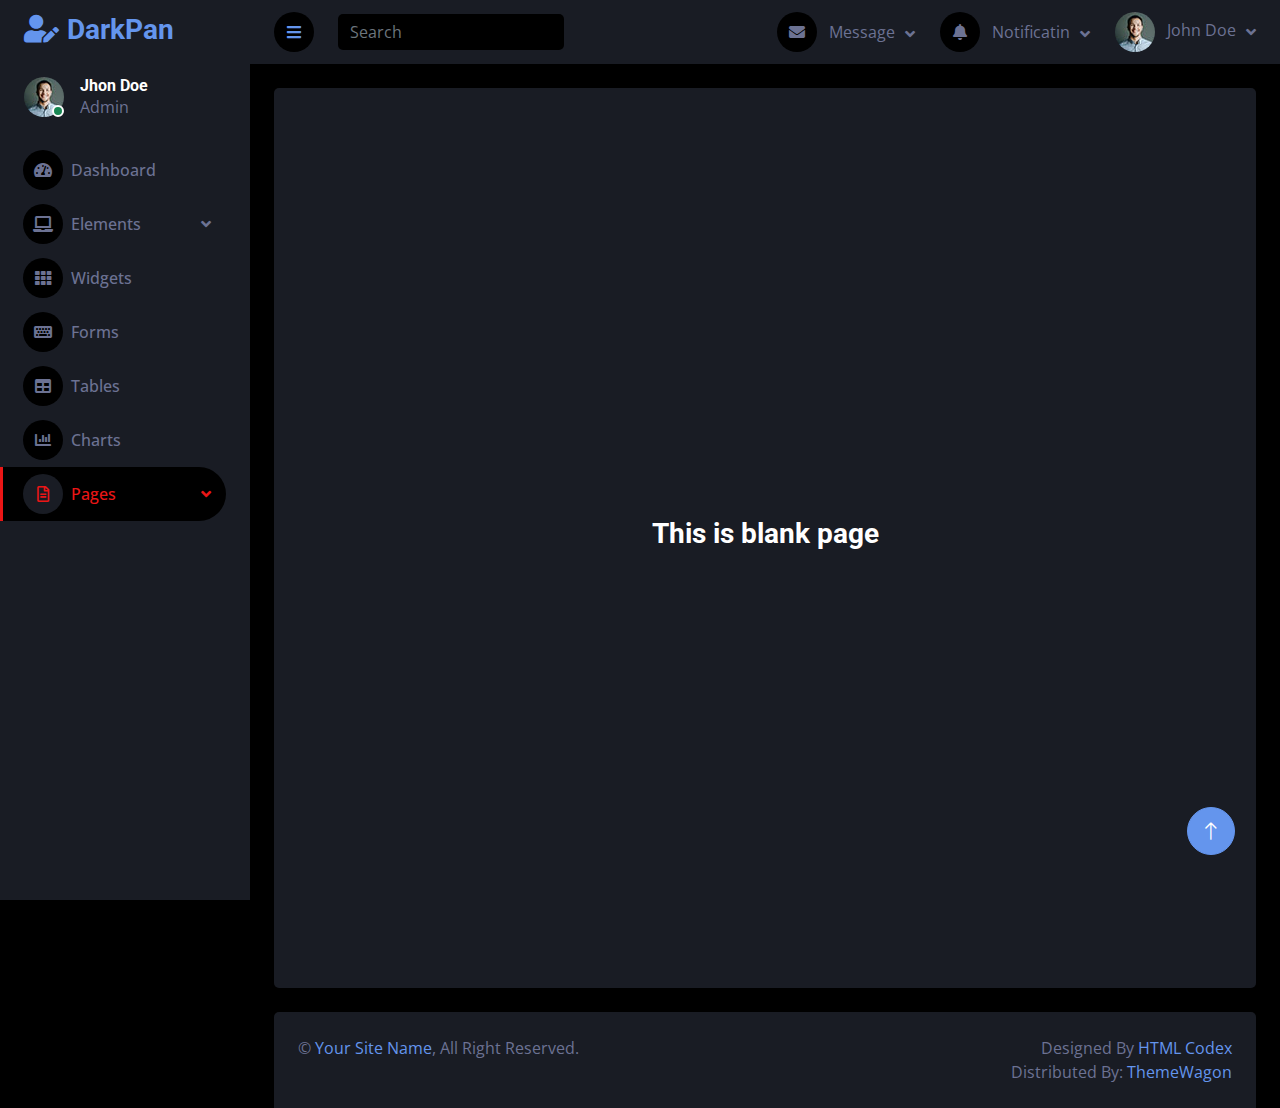
<file: frontend/admin/blank.html>
<!DOCTYPE html>
<html lang="en">

<head>
    <meta charset="utf-8">
    <title>DarkPan - Bootstrap 5 Admin Template</title>
    <meta content="width=device-width, initial-scale=1.0" name="viewport">
    <meta content="" name="keywords">
    <meta content="" name="description">

    <!-- Favicon -->
    <link href="img/favicon.ico" rel="icon">

    <!-- Google Web Fonts -->
    <link rel="preconnect" href="https://fonts.googleapis.com">
    <link rel="preconnect" href="https://fonts.gstatic.com" crossorigin>
    <link href="https://fonts.googleapis.com/css2?family=Open+Sans:wght@400;600&family=Roboto:wght@500;700&display=swap" rel="stylesheet"> 
    
    <!-- Icon Font Stylesheet -->
    <link href="https://cdnjs.cloudflare.com/ajax/libs/font-awesome/5.10.0/css/all.min.css" rel="stylesheet">
    <link href="https://cdn.jsdelivr.net/npm/bootstrap-icons@1.4.1/font/bootstrap-icons.css" rel="stylesheet">

    <!-- Libraries Stylesheet -->
    <link href="lib/owlcarousel/assets/owl.carousel.min.css" rel="stylesheet">
    <link href="lib/tempusdominus/css/tempusdominus-bootstrap-4.min.css" rel="stylesheet" />

    <!-- Customized Bootstrap Stylesheet -->
    <link href="css/bootstrap.min.css" rel="stylesheet">

    <!-- Template Stylesheet -->
    <link href="css/style.css" rel="stylesheet">
</head>

<body>
    <div class="container-fluid position-relative d-flex p-0">
        <!-- Spinner Start -->
        <div id="spinner" class="show bg-dark position-fixed translate-middle w-100 vh-100 top-50 start-50 d-flex align-items-center justify-content-center">
            <div class="spinner-border text-primary" style="width: 3rem; height: 3rem;" role="status">
                <span class="sr-only">Loading...</span>
            </div>
        </div>
        <!-- Spinner End -->


        <!-- Sidebar Start -->
        <div class="sidebar pe-4 pb-3">
            <nav class="navbar bg-secondary navbar-dark">
                <a href="index.html" class="navbar-brand mx-4 mb-3">
                    <h3 class="text-primary"><i class="fa fa-user-edit me-2"></i>DarkPan</h3>
                </a>
                <div class="d-flex align-items-center ms-4 mb-4">
                    <div class="position-relative">
                        <img class="rounded-circle" src="img/user.jpg" alt="" style="width: 40px; height: 40px;">
                        <div class="bg-success rounded-circle border border-2 border-white position-absolute end-0 bottom-0 p-1"></div>
                    </div>
                    <div class="ms-3">
                        <h6 class="mb-0">Jhon Doe</h6>
                        <span>Admin</span>
                    </div>
                </div>
                <div class="navbar-nav w-100">
                    <a href="index.html" class="nav-item nav-link"><i class="fa fa-tachometer-alt me-2"></i>Dashboard</a>
                    <div class="nav-item dropdown">
                        <a href="#" class="nav-link dropdown-toggle" data-bs-toggle="dropdown"><i class="fa fa-laptop me-2"></i>Elements</a>
                        <div class="dropdown-menu bg-transparent border-0">
                            <a href="button.html" class="dropdown-item">Buttons</a>
                            <a href="typography.html" class="dropdown-item">Typography</a>
                            <a href="element.html" class="dropdown-item">Other Elements</a>
                        </div>
                    </div>
                    <a href="widget.html" class="nav-item nav-link"><i class="fa fa-th me-2"></i>Widgets</a>
                    <a href="form.html" class="nav-item nav-link"><i class="fa fa-keyboard me-2"></i>Forms</a>
                    <a href="table.html" class="nav-item nav-link"><i class="fa fa-table me-2"></i>Tables</a>
                    <a href="chart.html" class="nav-item nav-link"><i class="fa fa-chart-bar me-2"></i>Charts</a>
                    <div class="nav-item dropdown">
                        <a href="#" class="nav-link dropdown-toggle active" data-bs-toggle="dropdown"><i class="far fa-file-alt me-2"></i>Pages</a>
                        <div class="dropdown-menu bg-transparent border-0">
                            <a href="signin.html" class="dropdown-item">Sign In</a>
                            <a href="signup.html" class="dropdown-item">Sign Up</a>
                            <a href="404.html" class="dropdown-item">404 Error</a>
                            <a href="blank.html" class="dropdown-item active">Blank Page</a>
                        </div>
                    </div>
                </div>
            </nav>
        </div>
        <!-- Sidebar End -->


        <!-- Content Start -->
        <div class="content">
            <!-- Navbar Start -->
            <nav class="navbar navbar-expand bg-secondary navbar-dark sticky-top px-4 py-0">
                <a href="index.html" class="navbar-brand d-flex d-lg-none me-4">
                    <h2 class="text-primary mb-0"><i class="fa fa-user-edit"></i></h2>
                </a>
                <a href="#" class="sidebar-toggler flex-shrink-0">
                    <i class="fa fa-bars"></i>
                </a>
                <form class="d-none d-md-flex ms-4">
                    <input class="form-control bg-dark border-0" type="search" placeholder="Search">
                </form>
                <div class="navbar-nav align-items-center ms-auto">
                    <div class="nav-item dropdown">
                        <a href="#" class="nav-link dropdown-toggle" data-bs-toggle="dropdown">
                            <i class="fa fa-envelope me-lg-2"></i>
                            <span class="d-none d-lg-inline-flex">Message</span>
                        </a>
                        <div class="dropdown-menu dropdown-menu-end bg-secondary border-0 rounded-0 rounded-bottom m-0">
                            <a href="#" class="dropdown-item">
                                <div class="d-flex align-items-center">
                                    <img class="rounded-circle" src="img/user.jpg" alt="" style="width: 40px; height: 40px;">
                                    <div class="ms-2">
                                        <h6 class="fw-normal mb-0">Jhon send you a message</h6>
                                        <small>15 minutes ago</small>
                                    </div>
                                </div>
                            </a>
                            <hr class="dropdown-divider">
                            <a href="#" class="dropdown-item">
                                <div class="d-flex align-items-center">
                                    <img class="rounded-circle" src="img/user.jpg" alt="" style="width: 40px; height: 40px;">
                                    <div class="ms-2">
                                        <h6 class="fw-normal mb-0">Jhon send you a message</h6>
                                        <small>15 minutes ago</small>
                                    </div>
                                </div>
                            </a>
                            <hr class="dropdown-divider">
                            <a href="#" class="dropdown-item">
                                <div class="d-flex align-items-center">
                                    <img class="rounded-circle" src="img/user.jpg" alt="" style="width: 40px; height: 40px;">
                                    <div class="ms-2">
                                        <h6 class="fw-normal mb-0">Jhon send you a message</h6>
                                        <small>15 minutes ago</small>
                                    </div>
                                </div>
                            </a>
                            <hr class="dropdown-divider">
                            <a href="#" class="dropdown-item text-center">See all message</a>
                        </div>
                    </div>
                    <div class="nav-item dropdown">
                        <a href="#" class="nav-link dropdown-toggle" data-bs-toggle="dropdown">
                            <i class="fa fa-bell me-lg-2"></i>
                            <span class="d-none d-lg-inline-flex">Notificatin</span>
                        </a>
                        <div class="dropdown-menu dropdown-menu-end bg-secondary border-0 rounded-0 rounded-bottom m-0">
                            <a href="#" class="dropdown-item">
                                <h6 class="fw-normal mb-0">Profile updated</h6>
                                <small>15 minutes ago</small>
                            </a>
                            <hr class="dropdown-divider">
                            <a href="#" class="dropdown-item">
                                <h6 class="fw-normal mb-0">New user added</h6>
                                <small>15 minutes ago</small>
                            </a>
                            <hr class="dropdown-divider">
                            <a href="#" class="dropdown-item">
                                <h6 class="fw-normal mb-0">Password changed</h6>
                                <small>15 minutes ago</small>
                            </a>
                            <hr class="dropdown-divider">
                            <a href="#" class="dropdown-item text-center">See all notifications</a>
                        </div>
                    </div>
                    <div class="nav-item dropdown">
                        <a href="#" class="nav-link dropdown-toggle" data-bs-toggle="dropdown">
                            <img class="rounded-circle me-lg-2" src="img/user.jpg" alt="" style="width: 40px; height: 40px;">
                            <span class="d-none d-lg-inline-flex">John Doe</span>
                        </a>
                        <div class="dropdown-menu dropdown-menu-end bg-secondary border-0 rounded-0 rounded-bottom m-0">
                            <a href="#" class="dropdown-item">My Profile</a>
                            <a href="#" class="dropdown-item">Settings</a>
                            <a href="#" class="dropdown-item">Log Out</a>
                        </div>
                    </div>
                </div>
            </nav>
            <!-- Navbar End -->


            <!-- Blank Start -->
            <div class="container-fluid pt-4 px-4">
                <div class="row vh-100 bg-secondary rounded align-items-center justify-content-center mx-0">
                    <div class="col-md-6 text-center">
                        <h3>This is blank page</h3>
                    </div>
                </div>
            </div>
            <!-- Blank End -->


            <!-- Footer Start -->
            <div class="container-fluid pt-4 px-4">
                <div class="bg-secondary rounded-top p-4">
                    <div class="row">
                        <div class="col-12 col-sm-6 text-center text-sm-start">
                            &copy; <a href="#">Your Site Name</a>, All Right Reserved. 
                        </div>
                        <div class="col-12 col-sm-6 text-center text-sm-end">
                            <!--/*** This template is free as long as you keep the footer author’s credit link/attribution link/backlink. If you'd like to use the template without the footer author’s credit link/attribution link/backlink, you can purchase the Credit Removal License from "https://htmlcodex.com/credit-removal". Thank you for your support. ***/-->
                            Designed By <a href="https://htmlcodex.com">HTML Codex</a>
                            <br>Distributed By: <a href="https://themewagon.com" target="_blank">ThemeWagon</a>
                        </div>
                    </div>
                </div>
            </div>
            <!-- Footer End -->
        </div>
        <!-- Content End -->


        <!-- Back to Top -->
        <a href="#" class="btn btn-lg btn-primary btn-lg-square back-to-top"><i class="bi bi-arrow-up"></i></a>
    </div>

    <!-- JavaScript Libraries -->
    <script src="https://code.jquery.com/jquery-3.4.1.min.js"></script>
    <script src="https://cdn.jsdelivr.net/npm/bootstrap@5.0.0/dist/js/bootstrap.bundle.min.js"></script>
    <script src="lib/chart/chart.min.js"></script>
    <script src="lib/easing/easing.min.js"></script>
    <script src="lib/waypoints/waypoints.min.js"></script>
    <script src="lib/owlcarousel/owl.carousel.min.js"></script>
    <script src="lib/tempusdominus/js/moment.min.js"></script>
    <script src="lib/tempusdominus/js/moment-timezone.min.js"></script>
    <script src="lib/tempusdominus/js/tempusdominus-bootstrap-4.min.js"></script>

    <!-- Template Javascript -->
    <script src="js/main.js"></script>
</body>

</html>
</file>
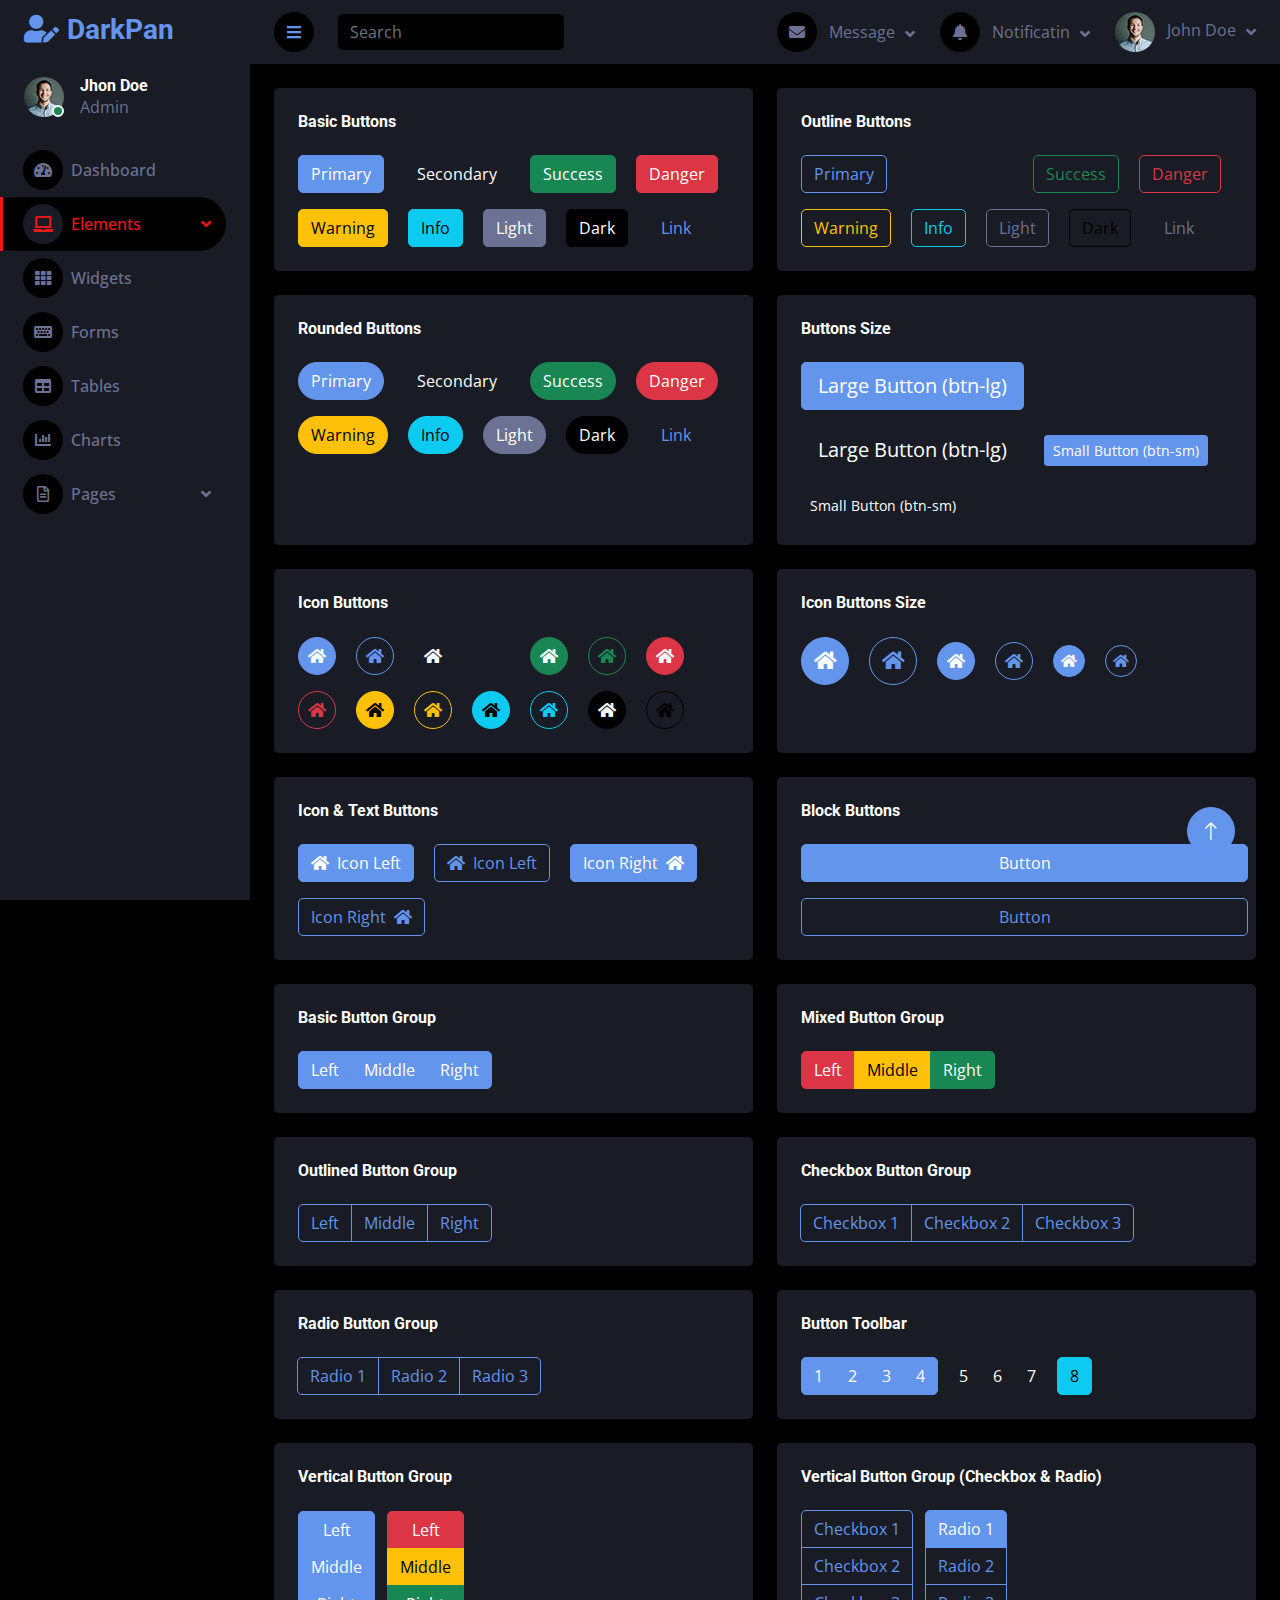
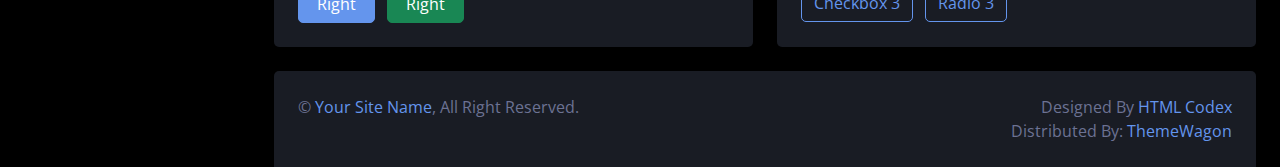
<file: frontend/admin/button.html>
<!DOCTYPE html>
<html lang="en">

<head>
    <meta charset="utf-8">
    <title>DarkPan - Bootstrap 5 Admin Template</title>
    <meta content="width=device-width, initial-scale=1.0" name="viewport">
    <meta content="" name="keywords">
    <meta content="" name="description">

    <!-- Favicon -->
    <link href="img/favicon.ico" rel="icon">

    <!-- Google Web Fonts -->
    <link rel="preconnect" href="https://fonts.googleapis.com">
    <link rel="preconnect" href="https://fonts.gstatic.com" crossorigin>
    <link href="https://fonts.googleapis.com/css2?family=Open+Sans:wght@400;600&family=Roboto:wght@500;700&display=swap" rel="stylesheet"> 
    
    <!-- Icon Font Stylesheet -->
    <link href="https://cdnjs.cloudflare.com/ajax/libs/font-awesome/5.10.0/css/all.min.css" rel="stylesheet">
    <link href="https://cdn.jsdelivr.net/npm/bootstrap-icons@1.4.1/font/bootstrap-icons.css" rel="stylesheet">

    <!-- Libraries Stylesheet -->
    <link href="lib/owlcarousel/assets/owl.carousel.min.css" rel="stylesheet">
    <link href="lib/tempusdominus/css/tempusdominus-bootstrap-4.min.css" rel="stylesheet" />

    <!-- Customized Bootstrap Stylesheet -->
    <link href="css/bootstrap.min.css" rel="stylesheet">

    <!-- Template Stylesheet -->
    <link href="css/style.css" rel="stylesheet">
</head>

<body>
    <div class="container-fluid position-relative d-flex p-0">
        <!-- Spinner Start -->
        <div id="spinner" class="show bg-dark position-fixed translate-middle w-100 vh-100 top-50 start-50 d-flex align-items-center justify-content-center">
            <div class="spinner-border text-primary" style="width: 3rem; height: 3rem;" role="status">
                <span class="sr-only">Loading...</span>
            </div>
        </div>
        <!-- Spinner End -->


        <!-- Sidebar Start -->
        <div class="sidebar pe-4 pb-3">
            <nav class="navbar bg-secondary navbar-dark">
                <a href="index.html" class="navbar-brand mx-4 mb-3">
                    <h3 class="text-primary"><i class="fa fa-user-edit me-2"></i>DarkPan</h3>
                </a>
                <div class="d-flex align-items-center ms-4 mb-4">
                    <div class="position-relative">
                        <img class="rounded-circle" src="img/user.jpg" alt="" style="width: 40px; height: 40px;">
                        <div class="bg-success rounded-circle border border-2 border-white position-absolute end-0 bottom-0 p-1"></div>
                    </div>
                    <div class="ms-3">
                        <h6 class="mb-0">Jhon Doe</h6>
                        <span>Admin</span>
                    </div>
                </div>
                <div class="navbar-nav w-100">
                    <a href="index.html" class="nav-item nav-link"><i class="fa fa-tachometer-alt me-2"></i>Dashboard</a>
                    <div class="nav-item dropdown">
                        <a href="#" class="nav-link dropdown-toggle active" data-bs-toggle="dropdown"><i class="fa fa-laptop me-2"></i>Elements</a>
                        <div class="dropdown-menu bg-transparent border-0">
                            <a href="button.html" class="dropdown-item active">Buttons</a>
                            <a href="typography.html" class="dropdown-item">Typography</a>
                            <a href="element.html" class="dropdown-item">Other Elements</a>
                        </div>
                    </div>
                    <a href="widget.html" class="nav-item nav-link"><i class="fa fa-th me-2"></i>Widgets</a>
                    <a href="form.html" class="nav-item nav-link"><i class="fa fa-keyboard me-2"></i>Forms</a>
                    <a href="table.html" class="nav-item nav-link"><i class="fa fa-table me-2"></i>Tables</a>
                    <a href="chart.html" class="nav-item nav-link"><i class="fa fa-chart-bar me-2"></i>Charts</a>
                    <div class="nav-item dropdown">
                        <a href="#" class="nav-link dropdown-toggle" data-bs-toggle="dropdown"><i class="far fa-file-alt me-2"></i>Pages</a>
                        <div class="dropdown-menu bg-transparent border-0">
                            <a href="signin.html" class="dropdown-item">Sign In</a>
                            <a href="signup.html" class="dropdown-item">Sign Up</a>
                            <a href="404.html" class="dropdown-item">404 Error</a>
                            <a href="blank.html" class="dropdown-item">Blank Page</a>
                        </div>
                    </div>
                </div>
            </nav>
        </div>
        <!-- Sidebar End -->


        <!-- Content Start -->
        <div class="content">
            <!-- Navbar Start -->
            <nav class="navbar navbar-expand bg-secondary navbar-dark sticky-top px-4 py-0">
                <a href="index.html" class="navbar-brand d-flex d-lg-none me-4">
                    <h2 class="text-primary mb-0"><i class="fa fa-user-edit"></i></h2>
                </a>
                <a href="#" class="sidebar-toggler flex-shrink-0">
                    <i class="fa fa-bars"></i>
                </a>
                <form class="d-none d-md-flex ms-4">
                    <input class="form-control bg-dark border-0" type="search" placeholder="Search">
                </form>
                <div class="navbar-nav align-items-center ms-auto">
                    <div class="nav-item dropdown">
                        <a href="#" class="nav-link dropdown-toggle" data-bs-toggle="dropdown">
                            <i class="fa fa-envelope me-lg-2"></i>
                            <span class="d-none d-lg-inline-flex">Message</span>
                        </a>
                        <div class="dropdown-menu dropdown-menu-end bg-secondary border-0 rounded-0 rounded-bottom m-0">
                            <a href="#" class="dropdown-item">
                                <div class="d-flex align-items-center">
                                    <img class="rounded-circle" src="img/user.jpg" alt="" style="width: 40px; height: 40px;">
                                    <div class="ms-2">
                                        <h6 class="fw-normal mb-0">Jhon send you a message</h6>
                                        <small>15 minutes ago</small>
                                    </div>
                                </div>
                            </a>
                            <hr class="dropdown-divider">
                            <a href="#" class="dropdown-item">
                                <div class="d-flex align-items-center">
                                    <img class="rounded-circle" src="img/user.jpg" alt="" style="width: 40px; height: 40px;">
                                    <div class="ms-2">
                                        <h6 class="fw-normal mb-0">Jhon send you a message</h6>
                                        <small>15 minutes ago</small>
                                    </div>
                                </div>
                            </a>
                            <hr class="dropdown-divider">
                            <a href="#" class="dropdown-item">
                                <div class="d-flex align-items-center">
                                    <img class="rounded-circle" src="img/user.jpg" alt="" style="width: 40px; height: 40px;">
                                    <div class="ms-2">
                                        <h6 class="fw-normal mb-0">Jhon send you a message</h6>
                                        <small>15 minutes ago</small>
                                    </div>
                                </div>
                            </a>
                            <hr class="dropdown-divider">
                            <a href="#" class="dropdown-item text-center">See all message</a>
                        </div>
                    </div>
                    <div class="nav-item dropdown">
                        <a href="#" class="nav-link dropdown-toggle" data-bs-toggle="dropdown">
                            <i class="fa fa-bell me-lg-2"></i>
                            <span class="d-none d-lg-inline-flex">Notificatin</span>
                        </a>
                        <div class="dropdown-menu dropdown-menu-end bg-secondary border-0 rounded-0 rounded-bottom m-0">
                            <a href="#" class="dropdown-item">
                                <h6 class="fw-normal mb-0">Profile updated</h6>
                                <small>15 minutes ago</small>
                            </a>
                            <hr class="dropdown-divider">
                            <a href="#" class="dropdown-item">
                                <h6 class="fw-normal mb-0">New user added</h6>
                                <small>15 minutes ago</small>
                            </a>
                            <hr class="dropdown-divider">
                            <a href="#" class="dropdown-item">
                                <h6 class="fw-normal mb-0">Password changed</h6>
                                <small>15 minutes ago</small>
                            </a>
                            <hr class="dropdown-divider">
                            <a href="#" class="dropdown-item text-center">See all notifications</a>
                        </div>
                    </div>
                    <div class="nav-item dropdown">
                        <a href="#" class="nav-link dropdown-toggle" data-bs-toggle="dropdown">
                            <img class="rounded-circle me-lg-2" src="img/user.jpg" alt="" style="width: 40px; height: 40px;">
                            <span class="d-none d-lg-inline-flex">John Doe</span>
                        </a>
                        <div class="dropdown-menu dropdown-menu-end bg-secondary border-0 rounded-0 rounded-bottom m-0">
                            <a href="#" class="dropdown-item">My Profile</a>
                            <a href="#" class="dropdown-item">Settings</a>
                            <a href="#" class="dropdown-item">Log Out</a>
                        </div>
                    </div>
                </div>
            </nav>
            <!-- Navbar End -->


            <!-- Button Start -->
            <div class="container-fluid pt-4 px-4">
                <div class="row g-4">
                    <div class="col-sm-12 col-xl-6">
                        <div class="bg-secondary rounded h-100 p-4">
                            <h6 class="mb-4">Basic Buttons</h6>
                            <div class="m-n2">
                                <button type="button" class="btn btn-primary m-2">Primary</button>
                                <button type="button" class="btn btn-secondary m-2">Secondary</button>
                                <button type="button" class="btn btn-success m-2">Success</button>
                                <button type="button" class="btn btn-danger m-2">Danger</button>
                                <button type="button" class="btn btn-warning m-2">Warning</button>
                                <button type="button" class="btn btn-info m-2">Info</button>
                                <button type="button" class="btn btn-light m-2">Light</button>
                                <button type="button" class="btn btn-dark m-2">Dark</button>
                                <button type="button" class="btn btn-link m-2">Link</button>
                            </div>
                        </div>
                    </div>
                    <div class="col-sm-12 col-xl-6">
                        <div class="bg-secondary rounded h-100 p-4">
                            <h6 class="mb-4">Outline Buttons</h6>
                            <div class="m-n2">
                                <button type="button" class="btn btn-outline-primary m-2">Primary</button>
                                <button type="button" class="btn btn-outline-secondary m-2">Secondary</button>
                                <button type="button" class="btn btn-outline-success m-2">Success</button>
                                <button type="button" class="btn btn-outline-danger m-2">Danger</button>
                                <button type="button" class="btn btn-outline-warning m-2">Warning</button>
                                <button type="button" class="btn btn-outline-info m-2">Info</button>
                                <button type="button" class="btn btn-outline-light m-2">Light</button>
                                <button type="button" class="btn btn-outline-dark m-2">Dark</button>
                                <button type="button" class="btn btn-outline-link m-2">Link</button>
                            </div>
                        </div>
                    </div>
                    <div class="col-sm-12 col-xl-6">
                        <div class="bg-secondary rounded h-100 p-4">
                            <h6 class="mb-4">Rounded Buttons</h6>
                            <div class="m-n2">
                                <button type="button" class="btn btn-primary rounded-pill m-2">Primary</button>
                                <button type="button" class="btn btn-secondary rounded-pill m-2">Secondary</button>
                                <button type="button" class="btn btn-success rounded-pill m-2">Success</button>
                                <button type="button" class="btn btn-danger rounded-pill m-2">Danger</button>
                                <button type="button" class="btn btn-warning rounded-pill m-2">Warning</button>
                                <button type="button" class="btn btn-info rounded-pill m-2">Info</button>
                                <button type="button" class="btn btn-light rounded-pill m-2">Light</button>
                                <button type="button" class="btn btn-dark rounded-pill m-2">Dark</button>
                                <button type="button" class="btn btn-link rounded-pill m-2">Link</button>
                            </div>
                        </div>
                    </div>
                    <div class="col-sm-12 col-xl-6">
                        <div class="bg-secondary rounded h-100 p-4">
                            <h6 class="mb-4">Buttons Size</h6>
                            <div class="m-n2">
                                <button type="button" class="btn btn-lg btn-primary m-2">Large Button (btn-lg)</button>
                                <button type="button" class="btn btn-lg btn-secondary m-2">Large Button (btn-lg)</button>
                                <button type="button" class="btn btn-sm btn-primary m-2">Small Button (btn-sm)</button>
                                <button type="button" class="btn btn-sm btn-secondary m-2">Small Button (btn-sm)</button>
                            </div>
                        </div>
                    </div>
                    <div class="col-sm-12 col-xl-6">
                        <div class="bg-secondary rounded h-100 p-4">
                            <h6 class="mb-4">Icon Buttons</h6>
                            <div class="m-n2">
                                <button type="button" class="btn btn-square btn-primary m-2"><i class="fa fa-home"></i></button>
                                <button type="button" class="btn btn-square btn-outline-primary m-2"><i class="fa fa-home"></i></button>
                                <button type="button" class="btn btn-square btn-secondary m-2"><i class="fa fa-home"></i></button>
                                <button type="button" class="btn btn-square btn-outline-secondary m-2"><i class="fa fa-home"></i></button>
                                <button type="button" class="btn btn-square btn-success m-2"><i class="fa fa-home"></i></button>
                                <button type="button" class="btn btn-square btn-outline-success m-2"><i class="fa fa-home"></i></button>
                                <button type="button" class="btn btn-square btn-danger m-2"><i class="fa fa-home"></i></button>
                                <button type="button" class="btn btn-square btn-outline-danger m-2"><i class="fa fa-home"></i></button>
                                <button type="button" class="btn btn-square btn-warning m-2"><i class="fa fa-home"></i></button>
                                <button type="button" class="btn btn-square btn-outline-warning m-2"><i class="fa fa-home"></i></button>
                                <button type="button" class="btn btn-square btn-info m-2"><i class="fa fa-home"></i></button>
                                <button type="button" class="btn btn-square btn-outline-info m-2"><i class="fa fa-home"></i></button>
                                <button type="button" class="btn btn-square btn-dark m-2"><i class="fa fa-home"></i></button>
                                <button type="button" class="btn btn-square btn-outline-dark m-2"><i class="fa fa-home"></i></button>
                            </div>
                        </div>
                    </div>
                    <div class="col-sm-12 col-xl-6">
                        <div class="bg-secondary rounded h-100 p-4">
                            <h6 class="mb-4">Icon Buttons Size</h6>
                            <div class="m-n2">
                                <button type="button" class="btn btn-lg btn-lg-square btn-primary m-2"><i class="fa fa-home"></i></button>
                                <button type="button" class="btn btn-lg btn-lg-square btn-outline-primary m-2"><i class="fa fa-home"></i></button>
                                <button type="button" class="btn btn-square btn-primary m-2"><i class="fa fa-home"></i></button>
                                <button type="button" class="btn btn-square btn-outline-primary m-2"><i class="fa fa-home"></i></button>
                                <button type="button" class="btn btn-sm btn-sm-square btn-primary m-2"><i class="fa fa-home"></i></button>
                                <button type="button" class="btn btn-sm btn-sm-square btn-outline-primary m-2"><i class="fa fa-home"></i></button>
                            </div>
                        </div>
                    </div>
                    <div class="col-sm-12 col-xl-6">
                        <div class="bg-secondary rounded h-100 p-4">
                            <h6 class="mb-4">Icon & Text Buttons</h6>
                            <div class="m-n2">
                                <button type="button" class="btn btn-primary m-2"><i class="fa fa-home me-2"></i>Icon Left</button>
                                <button type="button" class="btn btn-outline-primary m-2"><i class="fa fa-home me-2"></i>Icon Left</button>
                                <button type="button" class="btn btn-primary m-2">Icon Right<i class="fa fa-home ms-2"></i></button>
                                <button type="button" class="btn btn-outline-primary m-2">Icon Right<i class="fa fa-home ms-2"></i></button>
                            </div>
                        </div>
                    </div>
                    <div class="col-sm-12 col-xl-6">
                        <div class="bg-secondary rounded h-100 p-4">
                            <h6 class="mb-4">Block Buttons</h6>
                            <div class="m-n2">
                                <button class="btn btn-primary w-100 m-2" type="button">Button</button>
                                <button class="btn btn-outline-primary w-100 m-2" type="button">Button</button>
                            </div>
                        </div>
                    </div>
                    <div class="col-sm-12 col-xl-6">
                        <div class="bg-secondary rounded h-100 p-4">
                            <h6 class="mb-4">Basic Button Group</h6>
                            <div class="btn-group" role="group">
                                <button type="button" class="btn btn-primary">Left</button>
                                <button type="button" class="btn btn-primary">Middle</button>
                                <button type="button" class="btn btn-primary">Right</button>
                            </div>
                        </div>
                    </div>
                    <div class="col-sm-12 col-xl-6">
                        <div class="bg-secondary rounded h-100 p-4">
                            <h6 class="mb-4">Mixed Button Group</h6>
                            <div class="btn-group" role="group">
                                <button type="button" class="btn btn-danger">Left</button>
                                <button type="button" class="btn btn-warning">Middle</button>
                                <button type="button" class="btn btn-success">Right</button>
                            </div>
                        </div>
                    </div>
                    <div class="col-sm-12 col-xl-6">
                        <div class="bg-secondary rounded h-100 p-4">
                            <h6 class="mb-4">Outlined Button Group</h6>
                            <div class="btn-group" role="group">
                                <button type="button" class="btn btn-outline-primary">Left</button>
                                <button type="button" class="btn btn-outline-primary">Middle</button>
                                <button type="button" class="btn btn-outline-primary">Right</button>
                            </div>
                        </div>
                    </div>
                    <div class="col-sm-12 col-xl-6">
                        <div class="bg-secondary rounded h-100 p-4">
                            <h6 class="mb-4">Checkbox Button Group</h6>
                            <div class="btn-group" role="group">
                                <input type="checkbox" class="btn-check" id="btncheck1" autocomplete="off">
                                <label class="btn btn-outline-primary" for="btncheck1">Checkbox 1</label>

                                <input type="checkbox" class="btn-check" id="btncheck2" autocomplete="off">
                                <label class="btn btn-outline-primary" for="btncheck2">Checkbox 2</label>

                                <input type="checkbox" class="btn-check" id="btncheck3" autocomplete="off">
                                <label class="btn btn-outline-primary" for="btncheck3">Checkbox 3</label>
                            </div>
                        </div>
                    </div>
                    <div class="col-sm-12 col-xl-6">
                        <div class="bg-secondary rounded h-100 p-4">
                            <h6 class="mb-4">Radio Button Group</h6>
                            <div class="btn-group" role="group">
                                <input type="radio" class="btn-check" name="btnradio" id="btnradio1" autocomplete="off"
                                    checked>
                                <label class="btn btn-outline-primary" for="btnradio1">Radio 1</label>

                                <input type="radio" class="btn-check" name="btnradio" id="btnradio2" autocomplete="off">
                                <label class="btn btn-outline-primary" for="btnradio2">Radio 2</label>

                                <input type="radio" class="btn-check" name="btnradio" id="btnradio3" autocomplete="off">
                                <label class="btn btn-outline-primary" for="btnradio3">Radio 3</label>
                            </div>
                        </div>
                    </div>
                    <div class="col-sm-12 col-xl-6">
                        <div class="bg-secondary rounded h-100 p-4">
                            <h6 class="mb-4">Button Toolbar</h6>
                            <div class="btn-toolbar" role="toolbar">
                                <div class="btn-group me-2" role="group" aria-label="First group">
                                    <button type="button" class="btn btn-primary">1</button>
                                    <button type="button" class="btn btn-primary">2</button>
                                    <button type="button" class="btn btn-primary">3</button>
                                    <button type="button" class="btn btn-primary">4</button>
                                </div>
                                <div class="btn-group me-2" role="group" aria-label="Second group">
                                    <button type="button" class="btn btn-secondary">5</button>
                                    <button type="button" class="btn btn-secondary">6</button>
                                    <button type="button" class="btn btn-secondary">7</button>
                                </div>
                                <div class="btn-group" role="group" aria-label="Third group">
                                    <button type="button" class="btn btn-info">8</button>
                                </div>
                            </div>
                        </div>
                    </div>
                    <div class="col-sm-12 col-xl-6">
                        <div class="bg-secondary rounded h-100 p-4">
                            <h6 class="mb-4">Vertical Button Group</h6>
                            <div class="btn-group-vertical me-2" role="group">
                                <button type="button" class="btn btn-primary">Left</button>
                                <button type="button" class="btn btn-primary">Middle</button>
                                <button type="button" class="btn btn-primary">Right</button>
                            </div>
                            <div class="btn-group-vertical" role="group">
                                <button type="button" class="btn btn-danger">Left</button>
                                <button type="button" class="btn btn-warning">Middle</button>
                                <button type="button" class="btn btn-success">Right</button>
                            </div>
                        </div>
                    </div>
                    <div class="col-sm-12 col-xl-6">
                        <div class="bg-secondary rounded h-100 p-4">
                            <h6 class="mb-4">Vertical Button Group (Checkbox & Radio)</h6>
                            <div class="btn-group-vertical me-2" role="group">
                                <input type="checkbox" class="btn-check" id="btncheck1" autocomplete="off">
                                <label class="btn btn-outline-primary" for="btncheck1">Checkbox 1</label>

                                <input type="checkbox" class="btn-check" id="btncheck2" autocomplete="off">
                                <label class="btn btn-outline-primary" for="btncheck2">Checkbox 2</label>

                                <input type="checkbox" class="btn-check" id="btncheck3" autocomplete="off">
                                <label class="btn btn-outline-primary" for="btncheck3">Checkbox 3</label>
                            </div>
                            <div class="btn-group-vertical" role="group">
                                <input type="radio" class="btn-check" name="btnradio" id="btnradio1" autocomplete="off"
                                    checked>
                                <label class="btn btn-outline-primary" for="btnradio1">Radio 1</label>

                                <input type="radio" class="btn-check" name="btnradio" id="btnradio2" autocomplete="off">
                                <label class="btn btn-outline-primary" for="btnradio2">Radio 2</label>

                                <input type="radio" class="btn-check" name="btnradio" id="btnradio3" autocomplete="off">
                                <label class="btn btn-outline-primary" for="btnradio3">Radio 3</label>
                            </div>
                        </div>
                    </div>
                </div>
            </div>
            <!-- Button End -->


            <!-- Footer Start -->
            <div class="container-fluid pt-4 px-4">
                <div class="bg-secondary rounded-top p-4">
                    <div class="row">
                        <div class="col-12 col-sm-6 text-center text-sm-start">
                            &copy; <a href="#">Your Site Name</a>, All Right Reserved. 
                        </div>
                        <div class="col-12 col-sm-6 text-center text-sm-end">
                            <!--/*** This template is free as long as you keep the footer author’s credit link/attribution link/backlink. If you'd like to use the template without the footer author’s credit link/attribution link/backlink, you can purchase the Credit Removal License from "https://htmlcodex.com/credit-removal". Thank you for your support. ***/-->
                            Designed By <a href="https://htmlcodex.com">HTML Codex</a>
                            <br>Distributed By: <a href="https://themewagon.com" target="_blank">ThemeWagon</a>
                        </div>
                    </div>
                </div>
            </div>
            <!-- Footer End -->
        </div>
        <!-- Content End -->


        <!-- Back to Top -->
        <a href="#" class="btn btn-lg btn-primary btn-lg-square back-to-top"><i class="bi bi-arrow-up"></i></a>
    </div>

    <!-- JavaScript Libraries -->
    <script src="https://code.jquery.com/jquery-3.4.1.min.js"></script>
    <script src="https://cdn.jsdelivr.net/npm/bootstrap@5.0.0/dist/js/bootstrap.bundle.min.js"></script>
    <script src="lib/chart/chart.min.js"></script>
    <script src="lib/easing/easing.min.js"></script>
    <script src="lib/waypoints/waypoints.min.js"></script>
    <script src="lib/owlcarousel/owl.carousel.min.js"></script>
    <script src="lib/tempusdominus/js/moment.min.js"></script>
    <script src="lib/tempusdominus/js/moment-timezone.min.js"></script>
    <script src="lib/tempusdominus/js/tempusdominus-bootstrap-4.min.js"></script>

    <!-- Template Javascript -->
    <script src="js/main.js"></script>
</body>

</html>
</file>
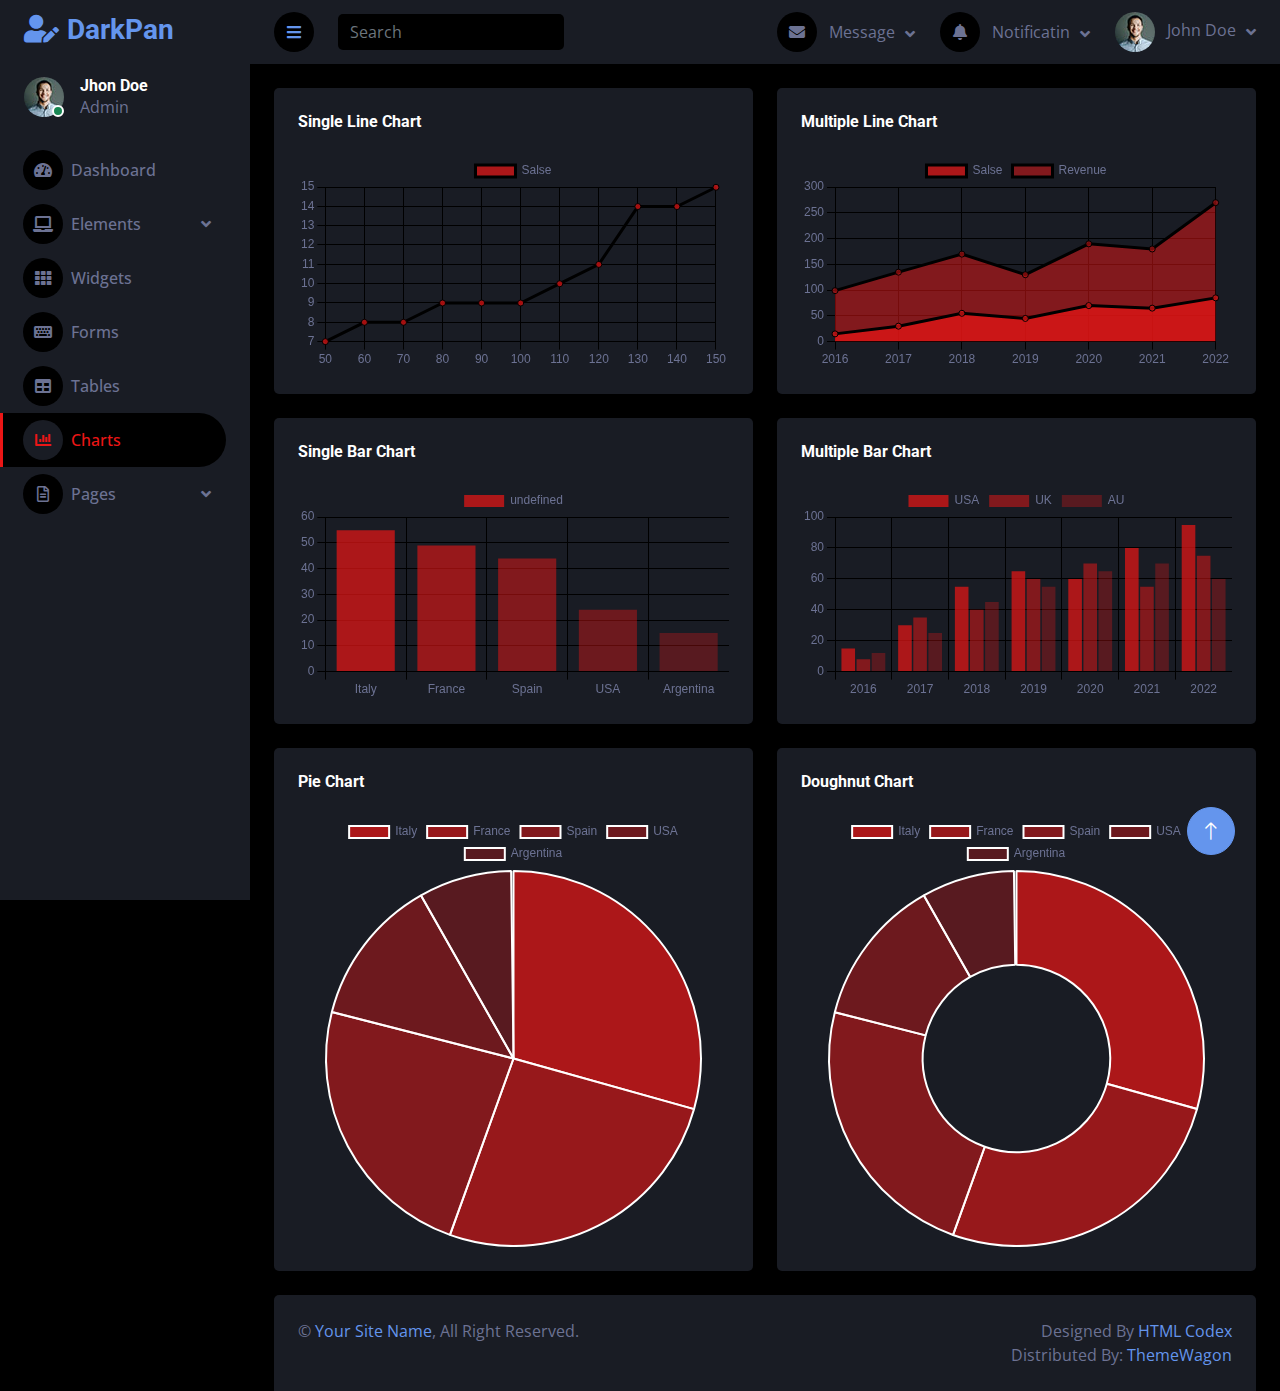
<file: frontend/admin/chart.html>
<!DOCTYPE html>
<html lang="en">

<head>
    <meta charset="utf-8">
    <title>DarkPan - Bootstrap 5 Admin Template</title>
    <meta content="width=device-width, initial-scale=1.0" name="viewport">
    <meta content="" name="keywords">
    <meta content="" name="description">

    <!-- Favicon -->
    <link href="img/favicon.ico" rel="icon">

    <!-- Google Web Fonts -->
    <link rel="preconnect" href="https://fonts.googleapis.com">
    <link rel="preconnect" href="https://fonts.gstatic.com" crossorigin>
    <link href="https://fonts.googleapis.com/css2?family=Open+Sans:wght@400;600&family=Roboto:wght@500;700&display=swap" rel="stylesheet"> 
    
    <!-- Icon Font Stylesheet -->
    <link href="https://cdnjs.cloudflare.com/ajax/libs/font-awesome/5.10.0/css/all.min.css" rel="stylesheet">
    <link href="https://cdn.jsdelivr.net/npm/bootstrap-icons@1.4.1/font/bootstrap-icons.css" rel="stylesheet">

    <!-- Libraries Stylesheet -->
    <link href="lib/owlcarousel/assets/owl.carousel.min.css" rel="stylesheet">
    <link href="lib/tempusdominus/css/tempusdominus-bootstrap-4.min.css" rel="stylesheet" />

    <!-- Customized Bootstrap Stylesheet -->
    <link href="css/bootstrap.min.css" rel="stylesheet">

    <!-- Template Stylesheet -->
    <link href="css/style.css" rel="stylesheet">
</head>

<body>
    <div class="container-fluid position-relative d-flex p-0">
        <!-- Spinner Start -->
        <div id="spinner" class="show bg-dark position-fixed translate-middle w-100 vh-100 top-50 start-50 d-flex align-items-center justify-content-center">
            <div class="spinner-border text-primary" style="width: 3rem; height: 3rem;" role="status">
                <span class="sr-only">Loading...</span>
            </div>
        </div>
        <!-- Spinner End -->


        <!-- Sidebar Start -->
        <div class="sidebar pe-4 pb-3">
            <nav class="navbar bg-secondary navbar-dark">
                <a href="index.html" class="navbar-brand mx-4 mb-3">
                    <h3 class="text-primary"><i class="fa fa-user-edit me-2"></i>DarkPan</h3>
                </a>
                <div class="d-flex align-items-center ms-4 mb-4">
                    <div class="position-relative">
                        <img class="rounded-circle" src="img/user.jpg" alt="" style="width: 40px; height: 40px;">
                        <div class="bg-success rounded-circle border border-2 border-white position-absolute end-0 bottom-0 p-1"></div>
                    </div>
                    <div class="ms-3">
                        <h6 class="mb-0">Jhon Doe</h6>
                        <span>Admin</span>
                    </div>
                </div>
                <div class="navbar-nav w-100">
                    <a href="index.html" class="nav-item nav-link"><i class="fa fa-tachometer-alt me-2"></i>Dashboard</a>
                    <div class="nav-item dropdown">
                        <a href="#" class="nav-link dropdown-toggle" data-bs-toggle="dropdown"><i class="fa fa-laptop me-2"></i>Elements</a>
                        <div class="dropdown-menu bg-transparent border-0">
                            <a href="button.html" class="dropdown-item">Buttons</a>
                            <a href="typography.html" class="dropdown-item">Typography</a>
                            <a href="element.html" class="dropdown-item">Other Elements</a>
                        </div>
                    </div>
                    <a href="widget.html" class="nav-item nav-link"><i class="fa fa-th me-2"></i>Widgets</a>
                    <a href="form.html" class="nav-item nav-link"><i class="fa fa-keyboard me-2"></i>Forms</a>
                    <a href="table.html" class="nav-item nav-link"><i class="fa fa-table me-2"></i>Tables</a>
                    <a href="chart.html" class="nav-item nav-link active"><i class="fa fa-chart-bar me-2"></i>Charts</a>
                    <div class="nav-item dropdown">
                        <a href="#" class="nav-link dropdown-toggle" data-bs-toggle="dropdown"><i class="far fa-file-alt me-2"></i>Pages</a>
                        <div class="dropdown-menu bg-transparent border-0">
                            <a href="signin.html" class="dropdown-item">Sign In</a>
                            <a href="signup.html" class="dropdown-item">Sign Up</a>
                            <a href="404.html" class="dropdown-item">404 Error</a>
                            <a href="blank.html" class="dropdown-item">Blank Page</a>
                        </div>
                    </div>
                </div>
            </nav>
        </div>
        <!-- Sidebar End -->


        <!-- Content Start -->
        <div class="content">
            <!-- Navbar Start -->
            <nav class="navbar navbar-expand bg-secondary navbar-dark sticky-top px-4 py-0">
                <a href="index.html" class="navbar-brand d-flex d-lg-none me-4">
                    <h2 class="text-primary mb-0"><i class="fa fa-user-edit"></i></h2>
                </a>
                <a href="#" class="sidebar-toggler flex-shrink-0">
                    <i class="fa fa-bars"></i>
                </a>
                <form class="d-none d-md-flex ms-4">
                    <input class="form-control bg-dark border-0" type="search" placeholder="Search">
                </form>
                <div class="navbar-nav align-items-center ms-auto">
                    <div class="nav-item dropdown">
                        <a href="#" class="nav-link dropdown-toggle" data-bs-toggle="dropdown">
                            <i class="fa fa-envelope me-lg-2"></i>
                            <span class="d-none d-lg-inline-flex">Message</span>
                        </a>
                        <div class="dropdown-menu dropdown-menu-end bg-secondary border-0 rounded-0 rounded-bottom m-0">
                            <a href="#" class="dropdown-item">
                                <div class="d-flex align-items-center">
                                    <img class="rounded-circle" src="img/user.jpg" alt="" style="width: 40px; height: 40px;">
                                    <div class="ms-2">
                                        <h6 class="fw-normal mb-0">Jhon send you a message</h6>
                                        <small>15 minutes ago</small>
                                    </div>
                                </div>
                            </a>
                            <hr class="dropdown-divider">
                            <a href="#" class="dropdown-item">
                                <div class="d-flex align-items-center">
                                    <img class="rounded-circle" src="img/user.jpg" alt="" style="width: 40px; height: 40px;">
                                    <div class="ms-2">
                                        <h6 class="fw-normal mb-0">Jhon send you a message</h6>
                                        <small>15 minutes ago</small>
                                    </div>
                                </div>
                            </a>
                            <hr class="dropdown-divider">
                            <a href="#" class="dropdown-item">
                                <div class="d-flex align-items-center">
                                    <img class="rounded-circle" src="img/user.jpg" alt="" style="width: 40px; height: 40px;">
                                    <div class="ms-2">
                                        <h6 class="fw-normal mb-0">Jhon send you a message</h6>
                                        <small>15 minutes ago</small>
                                    </div>
                                </div>
                            </a>
                            <hr class="dropdown-divider">
                            <a href="#" class="dropdown-item text-center">See all message</a>
                        </div>
                    </div>
                    <div class="nav-item dropdown">
                        <a href="#" class="nav-link dropdown-toggle" data-bs-toggle="dropdown">
                            <i class="fa fa-bell me-lg-2"></i>
                            <span class="d-none d-lg-inline-flex">Notificatin</span>
                        </a>
                        <div class="dropdown-menu dropdown-menu-end bg-secondary border-0 rounded-0 rounded-bottom m-0">
                            <a href="#" class="dropdown-item">
                                <h6 class="fw-normal mb-0">Profile updated</h6>
                                <small>15 minutes ago</small>
                            </a>
                            <hr class="dropdown-divider">
                            <a href="#" class="dropdown-item">
                                <h6 class="fw-normal mb-0">New user added</h6>
                                <small>15 minutes ago</small>
                            </a>
                            <hr class="dropdown-divider">
                            <a href="#" class="dropdown-item">
                                <h6 class="fw-normal mb-0">Password changed</h6>
                                <small>15 minutes ago</small>
                            </a>
                            <hr class="dropdown-divider">
                            <a href="#" class="dropdown-item text-center">See all notifications</a>
                        </div>
                    </div>
                    <div class="nav-item dropdown">
                        <a href="#" class="nav-link dropdown-toggle" data-bs-toggle="dropdown">
                            <img class="rounded-circle me-lg-2" src="img/user.jpg" alt="" style="width: 40px; height: 40px;">
                            <span class="d-none d-lg-inline-flex">John Doe</span>
                        </a>
                        <div class="dropdown-menu dropdown-menu-end bg-secondary border-0 rounded-0 rounded-bottom m-0">
                            <a href="#" class="dropdown-item">My Profile</a>
                            <a href="#" class="dropdown-item">Settings</a>
                            <a href="#" class="dropdown-item">Log Out</a>
                        </div>
                    </div>
                </div>
            </nav>
            <!-- Navbar End -->


            <!-- Chart Start -->
            <div class="container-fluid pt-4 px-4">
                <div class="row g-4">
                    <div class="col-sm-12 col-xl-6">
                        <div class="bg-secondary rounded h-100 p-4">
                            <h6 class="mb-4">Single Line Chart</h6>
                            <canvas id="line-chart"></canvas>
                        </div>
                    </div>
                    <div class="col-sm-12 col-xl-6">
                        <div class="bg-secondary rounded h-100 p-4">
                            <h6 class="mb-4">Multiple Line Chart</h6>
                            <canvas id="salse-revenue"></canvas>
                        </div>
                    </div>
                    <div class="col-sm-12 col-xl-6">
                        <div class="bg-secondary rounded h-100 p-4">
                            <h6 class="mb-4">Single Bar Chart</h6>
                            <canvas id="bar-chart"></canvas>
                        </div>
                    </div>
                    <div class="col-sm-12 col-xl-6">
                        <div class="bg-secondary rounded h-100 p-4">
                            <h6 class="mb-4">Multiple Bar Chart</h6>
                            <canvas id="worldwide-sales"></canvas>
                        </div>
                    </div>
                    <div class="col-sm-12 col-xl-6">
                        <div class="bg-secondary rounded h-100 p-4">
                            <h6 class="mb-4">Pie Chart</h6>
                            <canvas id="pie-chart"></canvas>
                        </div>
                    </div>
                    <div class="col-sm-12 col-xl-6">
                        <div class="bg-secondary rounded h-100 p-4">
                            <h6 class="mb-4">Doughnut Chart</h6>
                            <canvas id="doughnut-chart"></canvas>
                        </div>
                    </div>
                </div>
            </div>
            <!-- Chart End -->


            <!-- Footer Start -->
            <div class="container-fluid pt-4 px-4">
                <div class="bg-secondary rounded-top p-4">
                    <div class="row">
                        <div class="col-12 col-sm-6 text-center text-sm-start">
                            &copy; <a href="#">Your Site Name</a>, All Right Reserved. 
                        </div>
                        <div class="col-12 col-sm-6 text-center text-sm-end">
                            <!--/*** This template is free as long as you keep the footer author’s credit link/attribution link/backlink. If you'd like to use the template without the footer author’s credit link/attribution link/backlink, you can purchase the Credit Removal License from "https://htmlcodex.com/credit-removal". Thank you for your support. ***/-->
                            Designed By <a href="https://htmlcodex.com">HTML Codex</a>
                            <br>Distributed By: <a href="https://themewagon.com" target="_blank">ThemeWagon</a>
                        </div>
                    </div>
                </div>
            </div>
            <!-- Footer End -->
        </div>
        <!-- Content End -->


        <!-- Back to Top -->
        <a href="#" class="btn btn-lg btn-primary btn-lg-square back-to-top"><i class="bi bi-arrow-up"></i></a>
    </div>

    <!-- JavaScript Libraries -->
    <script src="https://code.jquery.com/jquery-3.4.1.min.js"></script>
    <script src="https://cdn.jsdelivr.net/npm/bootstrap@5.0.0/dist/js/bootstrap.bundle.min.js"></script>
    <script src="lib/chart/chart.min.js"></script>
    <script src="lib/easing/easing.min.js"></script>
    <script src="lib/waypoints/waypoints.min.js"></script>
    <script src="lib/owlcarousel/owl.carousel.min.js"></script>
    <script src="lib/tempusdominus/js/moment.min.js"></script>
    <script src="lib/tempusdominus/js/moment-timezone.min.js"></script>
    <script src="lib/tempusdominus/js/tempusdominus-bootstrap-4.min.js"></script>

    <!-- Template Javascript -->
    <script src="js/main.js"></script>
</body>

</html>
</file>
<file: frontend/admin/css/style.css>
/********** Template CSS **********/
:root {
    --primary: #EB1616;
    --secondary: #191C24;
    --light: #6C7293;
    --dark: #000000;
}

.back-to-top {
    position: fixed;
    display: none;
    right: 45px;
    bottom: 45px;
    z-index: 99;
}


/*** Spinner ***/
#spinner {
    opacity: 0;
    visibility: hidden;
    transition: opacity .5s ease-out, visibility 0s linear .5s;
    z-index: 99999;
}

#spinner.show {
    transition: opacity .5s ease-out, visibility 0s linear 0s;
    visibility: visible;
    opacity: 1;
}


/*** Button ***/
.btn {
    transition: .5s;
}

.btn-square {
    width: 38px;
    height: 38px;
}

.btn-sm-square {
    width: 32px;
    height: 32px;
}

.btn-lg-square {
    width: 48px;
    height: 48px;
}

.btn-square,
.btn-sm-square,
.btn-lg-square {
    padding: 0;
    display: inline-flex;
    align-items: center;
    justify-content: center;
    font-weight: normal;
    border-radius: 50px;
}


/*** Layout ***/
.sidebar {
    position: fixed;
    top: 0;
    left: 0;
    bottom: 0;
    width: 250px;
    height: 100vh;
    overflow-y: auto;
    background: var(--secondary);
    transition: 0.5s;
    z-index: 999;
}

.content {
    margin-left: 250px;
    min-height: 100vh;
    background: var(--dark);
    transition: 0.5s;
}

@media (min-width: 992px) {
    .sidebar {
        margin-left: 0;
    }

    .sidebar.open {
        margin-left: -250px;
    }

    .content {
        width: calc(100% - 250px);
    }

    .content.open {
        width: 100%;
        margin-left: 0;
    }
}

@media (max-width: 991.98px) {
    .sidebar {
        margin-left: -250px;
    }

    .sidebar.open {
        margin-left: 0;
    }

    .content {
        width: 100%;
        margin-left: 0;
    }
}


/*** Navbar ***/
.sidebar .navbar .navbar-nav .nav-link {
    padding: 7px 20px;
    color: var(--light);
    font-weight: 500;
    border-left: 3px solid var(--secondary);
    border-radius: 0 30px 30px 0;
    outline: none;
}

.sidebar .navbar .navbar-nav .nav-link:hover,
.sidebar .navbar .navbar-nav .nav-link.active {
    color: var(--primary);
    background: var(--dark);
    border-color: var(--primary);
}

.sidebar .navbar .navbar-nav .nav-link i {
    width: 40px;
    height: 40px;
    display: inline-flex;
    align-items: center;
    justify-content: center;
    background: var(--dark);
    border-radius: 40px;
}

.sidebar .navbar .navbar-nav .nav-link:hover i,
.sidebar .navbar .navbar-nav .nav-link.active i {
    background: var(--secondary);
}

.sidebar .navbar .dropdown-toggle::after {
    position: absolute;
    top: 15px;
    right: 15px;
    border: none;
    content: "\f107";
    font-family: "Font Awesome 5 Free";
    font-weight: 900;
    transition: .5s;
}

.sidebar .navbar .dropdown-toggle[aria-expanded=true]::after {
    transform: rotate(-180deg);
}

.sidebar .navbar .dropdown-item {
    padding-left: 25px;
    border-radius: 0 30px 30px 0;
    color: var(--light);
}

.sidebar .navbar .dropdown-item:hover,
.sidebar .navbar .dropdown-item.active {
    background: var(--dark);
}

.content .navbar .navbar-nav .nav-link {
    margin-left: 25px;
    padding: 12px 0;
    color: var(--light);
    outline: none;
}

.content .navbar .navbar-nav .nav-link:hover,
.content .navbar .navbar-nav .nav-link.active {
    color: var(--primary);
}

.content .navbar .sidebar-toggler,
.content .navbar .navbar-nav .nav-link i {
    width: 40px;
    height: 40px;
    display: inline-flex;
    align-items: center;
    justify-content: center;
    background: var(--dark);
    border-radius: 40px;
}

.content .navbar .dropdown-item {
    color: var(--light);
}

.content .navbar .dropdown-item:hover,
.content .navbar .dropdown-item.active {
    background: var(--dark);
}

.content .navbar .dropdown-toggle::after {
    margin-left: 6px;
    vertical-align: middle;
    border: none;
    content: "\f107";
    font-family: "Font Awesome 5 Free";
    font-weight: 900;
    transition: .5s;
}

.content .navbar .dropdown-toggle[aria-expanded=true]::after {
    transform: rotate(-180deg);
}

@media (max-width: 575.98px) {
    .content .navbar .navbar-nav .nav-link {
        margin-left: 15px;
    }
}


/*** Date Picker ***/
.bootstrap-datetimepicker-widget.bottom {
    top: auto !important;
}

.bootstrap-datetimepicker-widget .table * {
    border-bottom-width: 0px;
}

.bootstrap-datetimepicker-widget .table th {
    font-weight: 500;
}

.bootstrap-datetimepicker-widget.dropdown-menu {
    padding: 10px;
    border-radius: 2px;
}

.bootstrap-datetimepicker-widget table td.active,
.bootstrap-datetimepicker-widget table td.active:hover {
    background: var(--primary);
}

.bootstrap-datetimepicker-widget table td.today::before {
    border-bottom-color: var(--primary);
}


/*** Testimonial ***/
.progress .progress-bar {
    width: 0px;
    transition: 2s;
}


/*** Testimonial ***/
.testimonial-carousel .owl-dots {
    margin-top: 24px;
    display: flex;
    align-items: flex-end;
    justify-content: center;
}

.testimonial-carousel .owl-dot {
    position: relative;
    display: inline-block;
    margin: 0 5px;
    width: 15px;
    height: 15px;
    border: 5px solid var(--primary);
    border-radius: 15px;
    transition: .5s;
}

.testimonial-carousel .owl-dot.active {
    background: var(--dark);
    border-color: var(--primary);
}
</file>
<file: frontend/table-sortable-master/dist/styles.css>
html {
  scroll-behavior: smooth;
}

::-webkit-scrollbar {
  width: 5px;
}

::-webkit-scrollbar-track {
  display: none;
}

::-webkit-scrollbar-thumb {
  -webkit-box-shadow: 0 0 3px 0px rgba(0, 0, 0, 0.12);
  background-color: rgb(206, 206, 206);
  outline: 1px solid slategrey;
}

.container-fluid {
  padding-left: 32px;
  padding-right: 32px;
}

.page-container {
  padding-top: 30px;
  padding-bottom: 30px;
}

.story-container > .sidebar {
  position: fixed;
  left: 0;
  top: 0;
  bottom: 0;
  width: 250px;
  z-index: 100;
  overflow: auto;
  border-right: solid 1px #f1f1f1;
  background-color: #F5F7F9;
}

.story-container .story-logo {
  font-size: 1rem;
  letter-spacing: 1px;
  text-transform: uppercase;
  padding: 15px;
  text-align: center;
}

.story-menu {
  list-style: none;
  margin-left: 0;
  margin-top: 30px;
  padding-left: 0;
}

.story-menu > li > a {
  display: block;
  text-decoration: none;
  padding: 8px 15px;
  border-bottom: solid 1px #f1f1f1;
}

.story-menu > li > .heading {
  display: block;
  text-decoration: none;
  padding: 8px 15px;
  margin-top: 20px;
}

.story-container > .contents {
  position: relative;
  margin-left: 250px;
}

@media (max-width: 767px) {
  .story-container > .sidebar {
    position: initial;
    width: 100%;
  }

  .story-container > .contents {
    margin-left: 0;
  }
}

section {
  padding-top: 50px;
  padding-bottom: 50px;
}

section#intro {
  padding-top: 100px;
  padding-bottom: 100px;
}

pre > code {
  padding: 32px !important;
  background-color: #F5F7F9 !important;
}

code {
  border-radius: 4px;
}

footer {
  text-align: center;
  padding: 30px;
  border-top: solid 1px #f1f1f1;
}

.fs-12 {
  font-size: 12px;
}
</file>
